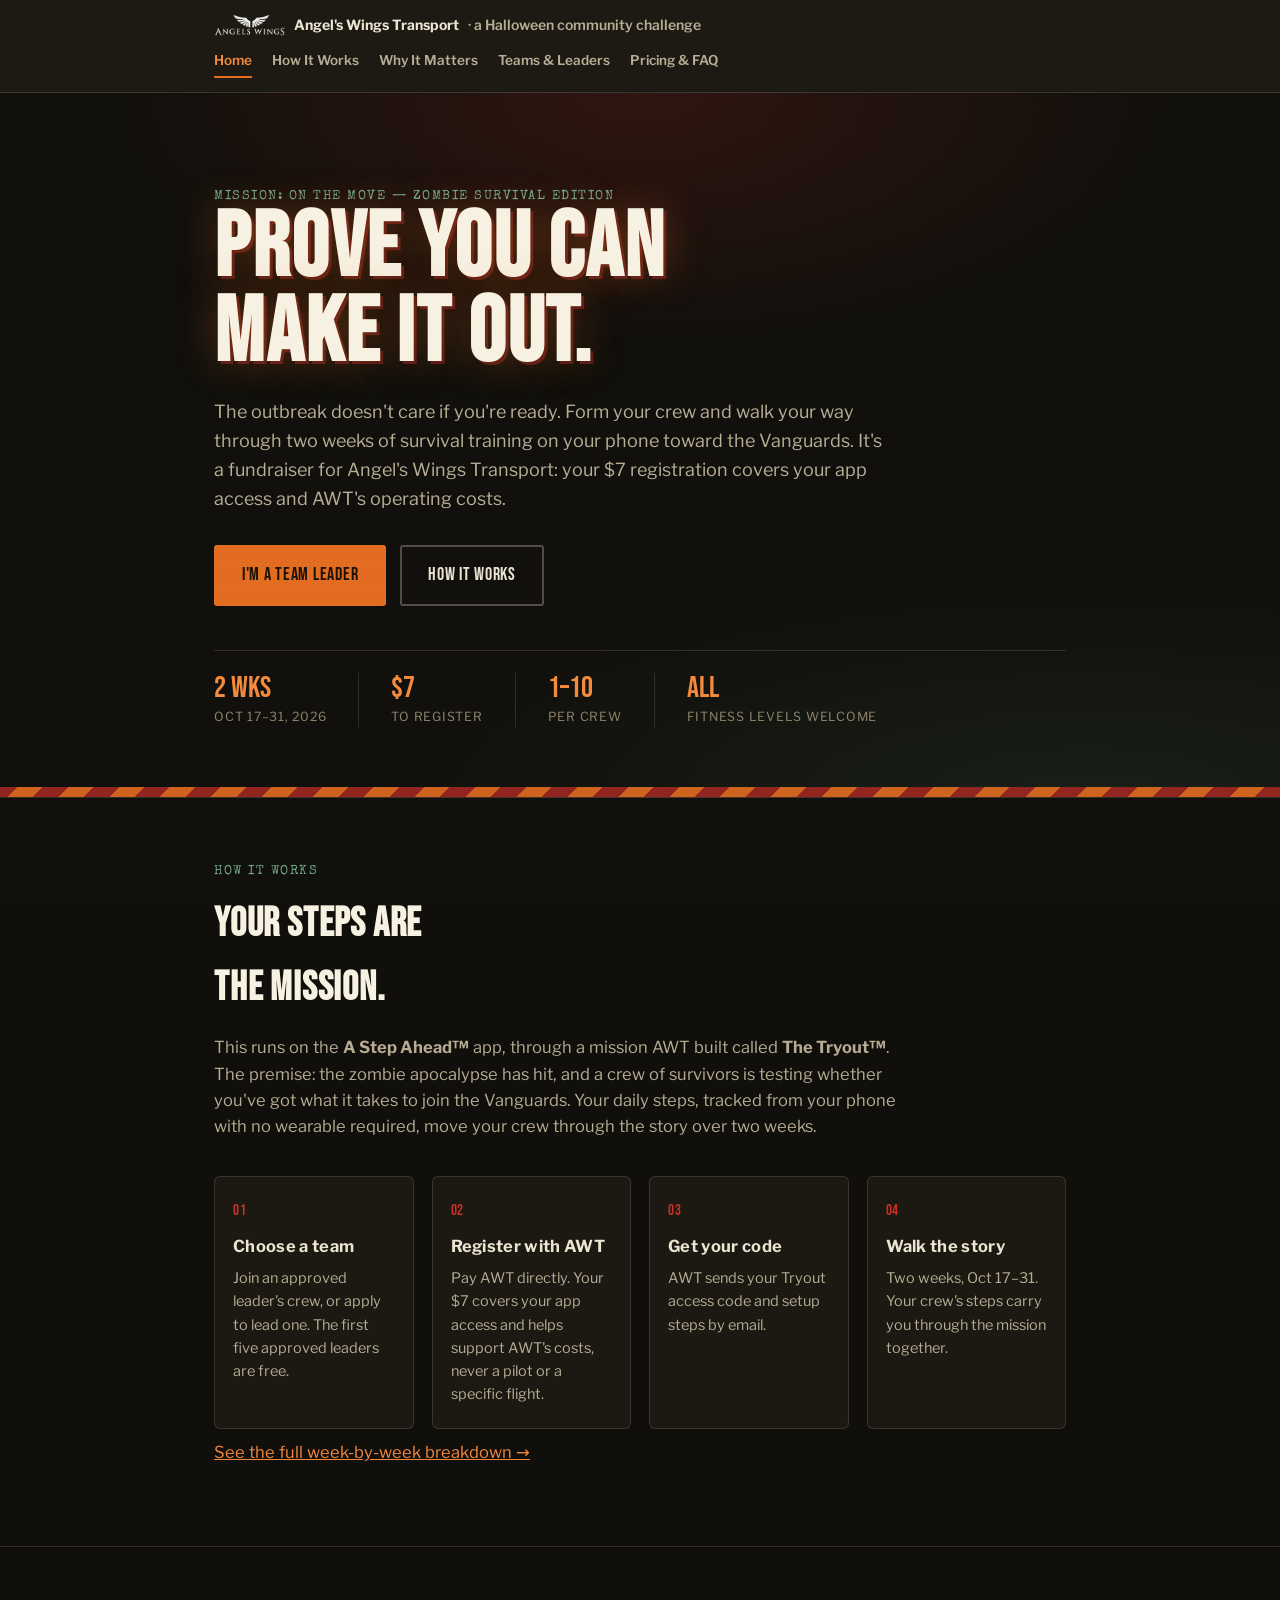
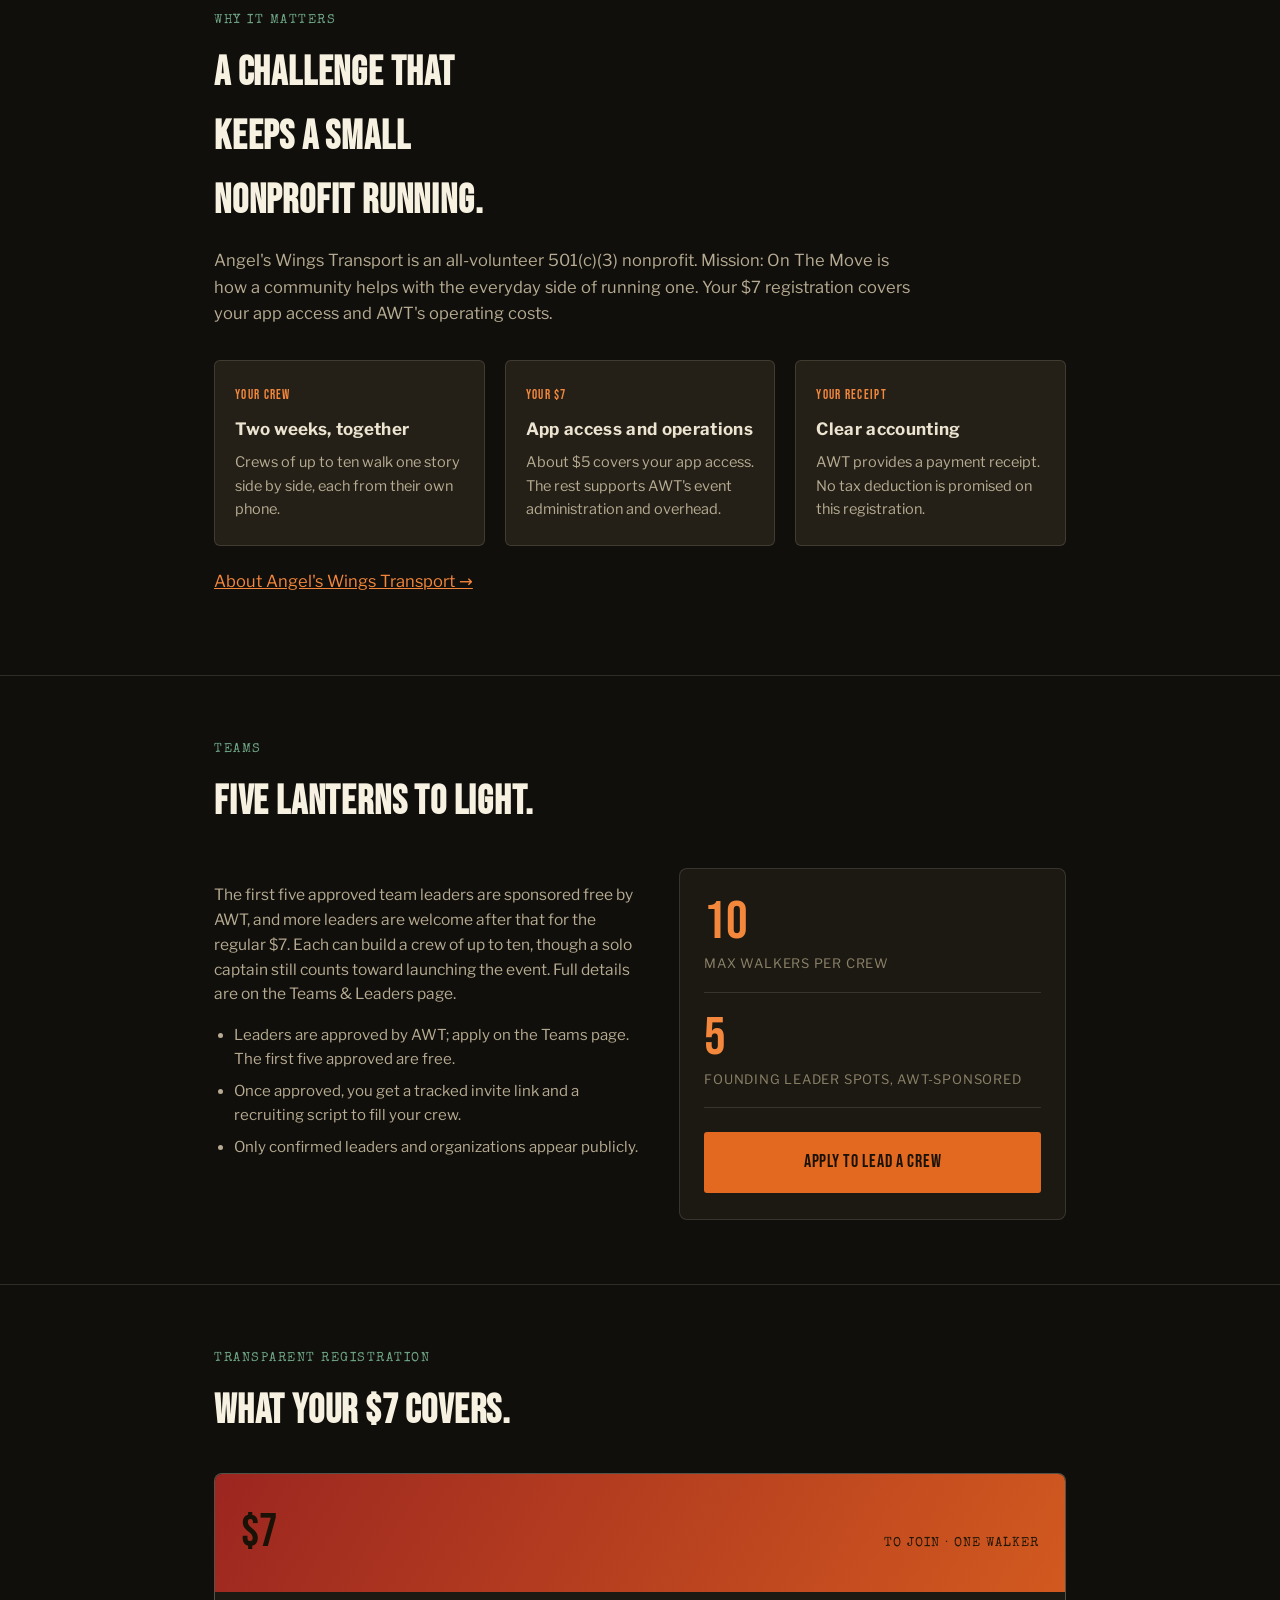
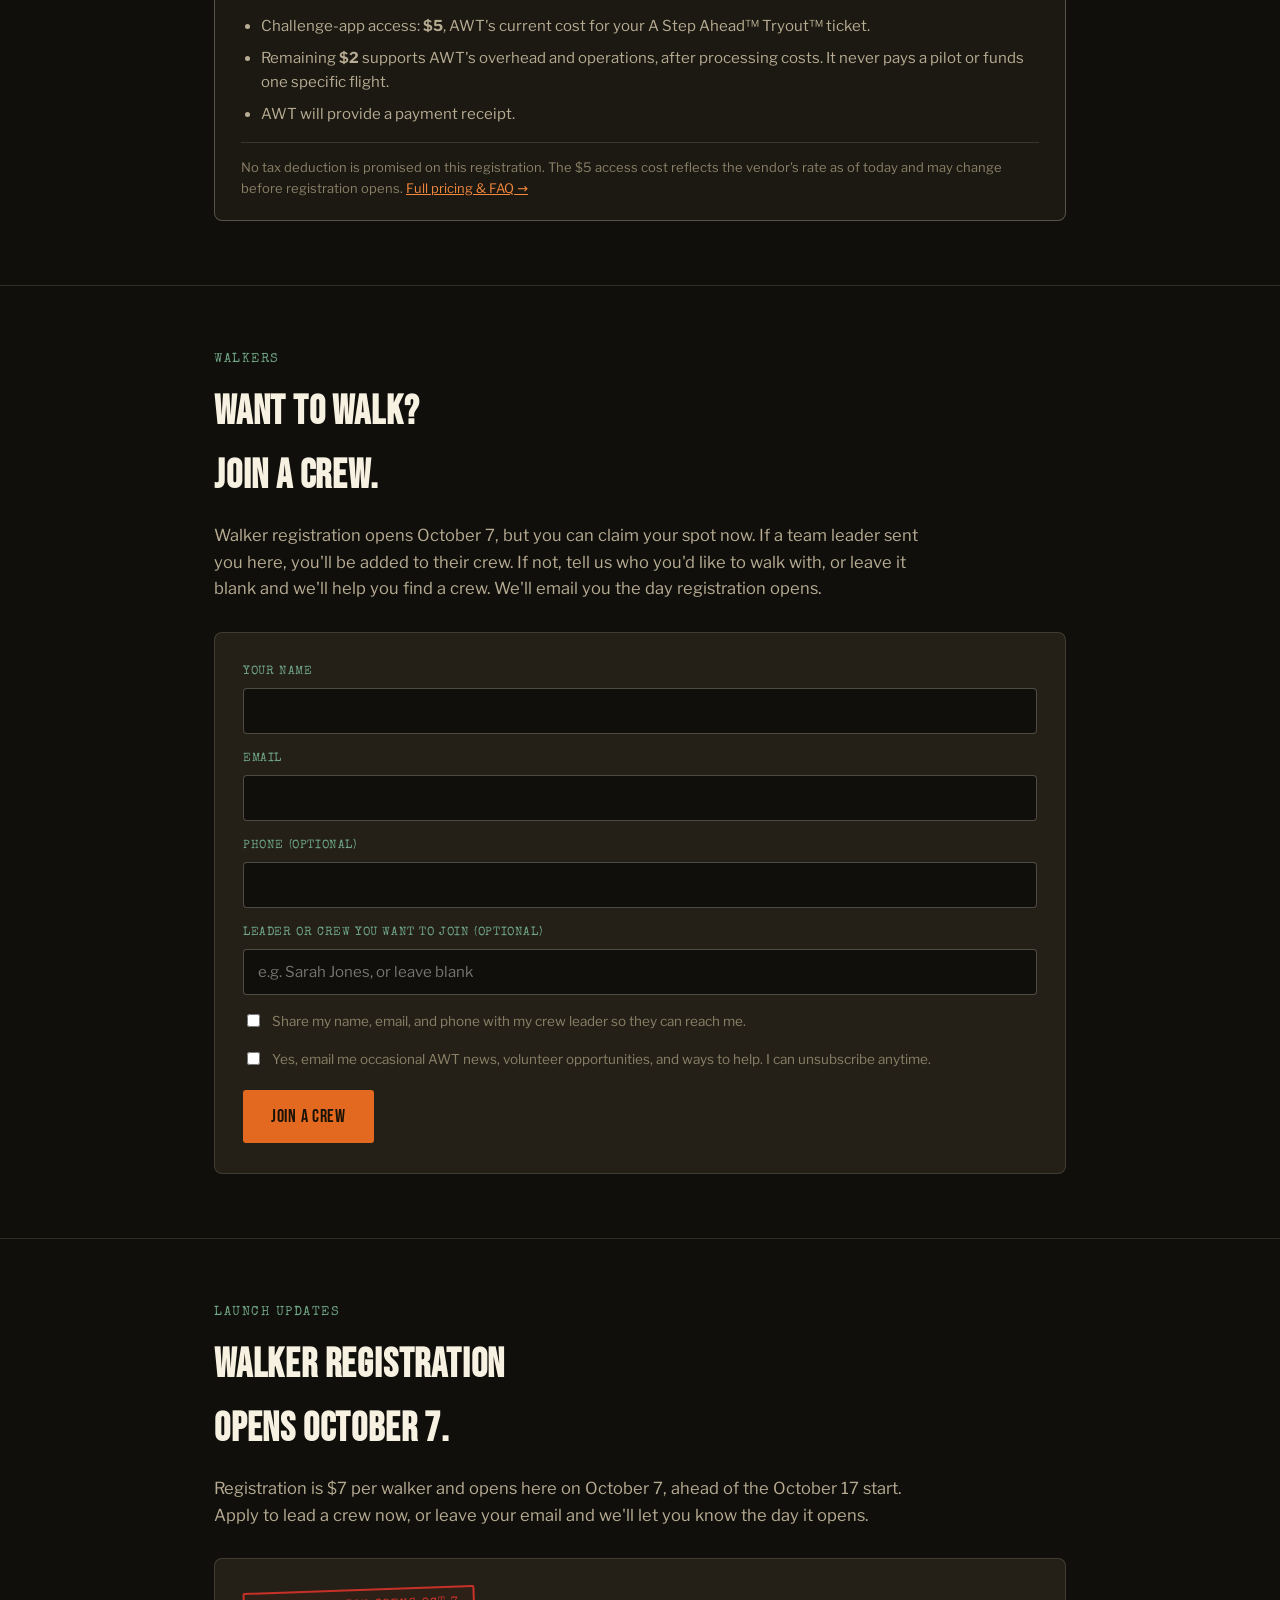
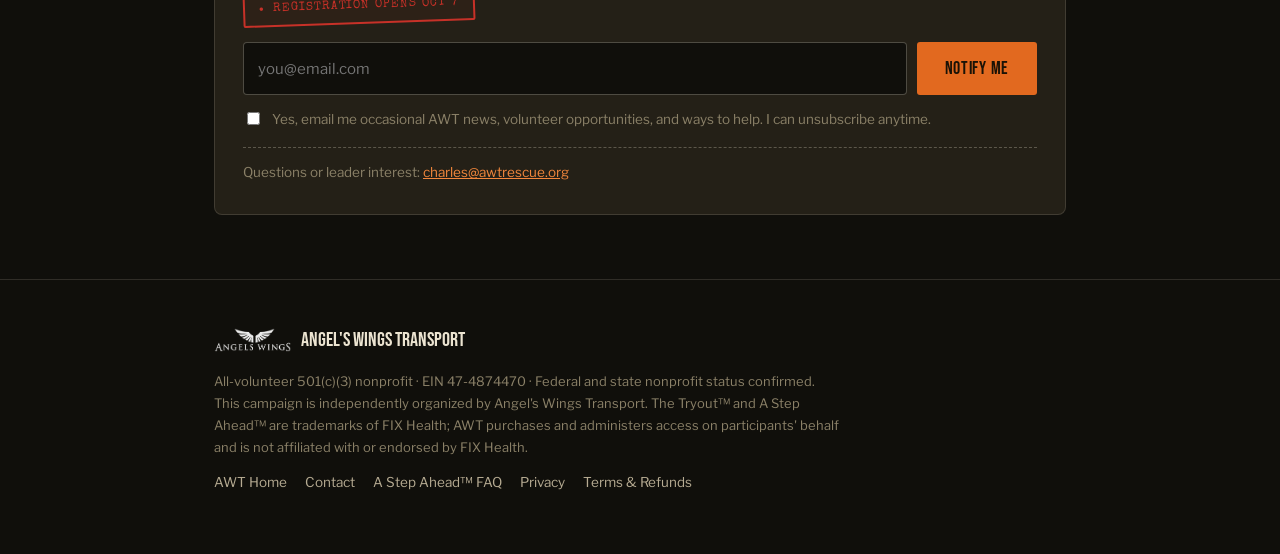
<file: index.html>
<!DOCTYPE html>
<html lang="en">
<head>
<meta charset="UTF-8">
<meta name="viewport" content="width=device-width, initial-scale=1">
<title>Mission: On The Move | Angel's Wings Transport</title>
<meta name="description" content="A two-week zombie-survival walking challenge and fundraiser for Angel's Wings Transport. Form a crew, walk from your phone, and prove you can make it out.">
<link rel="preconnect" href="https://fonts.googleapis.com">
<link rel="preconnect" href="https://fonts.gstatic.com" crossorigin>
<link href="https://fonts.googleapis.com/css2?family=Bebas+Neue&family=Special+Elite&family=Libre+Franklin:ital,wght@0,400;0,500;0,600;0,700;0,800;1,400&display=swap" rel="stylesheet">
<link rel="icon" type="image/png" href="assets/logo.png">
<link rel="stylesheet" href="assets/style.css">
</head>
<body>

<div class="topbar">
  <div class="wrap">
    <a class="org" href="index.html"><img src="assets/logo.png" alt="Angel's Wings Transport" class="org-logo"> <b>Angel's Wings Transport</b> · a Halloween community challenge</a>
    <nav>
      <a href="index.html" aria-current="page">Home</a>
      <a href="how-it-works.html">How It Works</a>
      <a href="mission.html">Why It Matters</a>
      <a href="teams.html">Teams &amp; Leaders</a>
      <a href="pricing-faq.html">Pricing &amp; FAQ</a>
    </nav>
  </div>
</div>

<header class="hero">
  <div class="wrap">
    <span class="eyebrow">Mission: On The Move — Zombie Survival Edition</span>
    <h1>Prove you can<br>make it out.</h1>
    <p class="sub">The outbreak doesn't care if you're ready. Form your crew and walk your way through two weeks of survival training on your phone toward the Vanguards. It's a fundraiser for Angel's Wings Transport: your $7 registration covers your app access and AWT's operating costs.</p>
    <div class="ctas">
      <a class="btn btn-primary" href="teams.html#apply">I'm a team leader</a>
      <a class="btn btn-ghost" href="how-it-works.html">How it works</a>
    </div>
    <div class="facts">
      <div class="fact"><div class="num">2 WKS</div><div class="label">Oct 17&ndash;31, 2026</div></div>
      <div class="fact"><div class="num">$7</div><div class="label">to register</div></div>
      <div class="fact"><div class="num">1&ndash;10</div><div class="label">per crew</div></div>
      <div class="fact"><div class="num">ALL</div><div class="label">fitness levels welcome</div></div>
    </div>
  </div>
</header>

<section id="how">
  <div class="wrap">
    <span class="section-label eyebrow">How it works</span>
    <h2>Your steps are the mission.</h2>
    <p class="lede">This runs on the <strong>A Step Ahead™</strong> app, through a mission AWT built called <strong>The Tryout™</strong>. The premise: the zombie apocalypse has hit, and a crew of survivors is testing whether you've got what it takes to join the Vanguards. Your daily steps, tracked from your phone with no wearable required, move your crew through the story over two weeks.</p>
    <div class="steps">
      <div class="step"><div class="n">01</div><h3>Choose a team</h3><p>Join an approved leader's crew, or apply to lead one. The first five approved leaders are free.</p></div>
      <div class="step"><div class="n">02</div><h3>Register with AWT</h3><p>Pay AWT directly. Your $7 covers your app access and helps support AWT's costs, never a pilot or a specific flight.</p></div>
      <div class="step"><div class="n">03</div><h3>Get your code</h3><p>AWT sends your Tryout access code and setup steps by email.</p></div>
      <div class="step"><div class="n">04</div><h3>Walk the story</h3><p>Two weeks, Oct 17&ndash;31. Your crew's steps carry you through the mission together.</p></div>
    </div>
    <p class="lede" style="margin-top:10px"><a href="how-it-works.html">See the full week-by-week breakdown →</a></p>
  </div>
</section>

<section id="mission">
  <div class="wrap">
    <span class="section-label eyebrow">Why it matters</span>
    <h2>A challenge that keeps a small nonprofit running.</h2>
    <p class="lede">Angel's Wings Transport is an all-volunteer 501(c)(3) nonprofit. Mission: On The Move is how a community helps with the everyday side of running one. Your $7 registration covers your app access and AWT's operating costs.</p>
    <div class="mission-grid">
      <div class="mission-card"><div class="glyph">Your crew</div><h3>Two weeks, together</h3><p>Crews of up to ten walk one story side by side, each from their own phone.</p></div>
      <div class="mission-card"><div class="glyph">Your $7</div><h3>App access and operations</h3><p>About $5 covers your app access. The rest supports AWT's event administration and overhead.</p></div>
      <div class="mission-card"><div class="glyph">Your receipt</div><h3>Clear accounting</h3><p>AWT provides a payment receipt. No tax deduction is promised on this registration.</p></div>
    </div>
    <p class="lede" style="margin-top:22px"><a href="mission.html">About Angel's Wings Transport →</a></p>
  </div>
</section>

<section id="teams">
  <div class="wrap">
    <span class="section-label eyebrow">Teams</span>
    <h2>Five lanterns to light.</h2>
    <div class="teams-wrap">
      <div class="teams-copy">
        <p>The first five approved team leaders are sponsored free by AWT, and more leaders are welcome after that for the regular $7. Each can build a crew of up to ten, though a solo captain still counts toward launching the event. Full details are on the Teams &amp; Leaders page.</p>
        <ul>
          <li>Leaders are approved by AWT; apply on the Teams page. The first five approved are free.</li>
          <li>Once approved, you get a tracked invite link and a recruiting script to fill your crew.</li>
          <li>Only confirmed leaders and organizations appear publicly.</li>
        </ul>
      </div>
      <div class="crew-card">
        <div class="big">10</div>
        <div class="cap">max walkers per crew</div>
        <hr>
        <div class="big">5</div>
        <div class="cap">founding leader spots, AWT-sponsored</div>
        <hr>
        <a class="btn btn-primary" href="teams.html#apply" style="margin-top:6px;width:100%;justify-content:center">Apply to lead a crew</a>
      </div>
    </div>
  </div>
</section>

<section id="price">
  <div class="wrap">
    <span class="section-label eyebrow">Transparent registration</span>
    <h2>What your $7 covers.</h2>
    <div class="price-card">
      <div class="price-head">
        <span class="amount">$7</span>
        <span class="label">to join · one walker</span>
      </div>
      <div class="price-body">
        <ul>
          <li>Challenge-app access: <strong>$5</strong>, AWT's current cost for your A Step Ahead™ Tryout™ ticket.</li>
          <li>Remaining <strong>$2</strong> supports AWT's overhead and operations, after processing costs. It never pays a pilot or funds one specific flight.</li>
          <li>AWT will provide a payment receipt.</li>
        </ul>
        <div class="price-fine">No tax deduction is promised on this registration. The $5 access cost reflects the vendor's rate as of today and may change before registration opens. <a href="pricing-faq.html">Full pricing &amp; FAQ →</a></div>
      </div>
    </div>
  </div>
</section>

<section id="join-crew">
  <div class="wrap">
    <span class="section-label eyebrow">Walkers</span>
    <h2>Want to walk? Join a crew.</h2>
    <p class="lede">Walker registration opens October 7, but you can claim your spot now. If a team leader sent you here, you'll be added to their crew. If not, tell us who you'd like to walk with, or leave it blank and we'll help you find a crew. We'll email you the day registration opens.</p>
    <form class="form-card" data-lead-form="crew_interest">
      <input type="text" name="hp" style="position:absolute;left:-9999px" tabindex="-1" autocomplete="off" aria-hidden="true">
      <label for="jc-name">Your name</label>
      <input type="text" id="jc-name" name="name" required>
      <label for="jc-email">Email</label>
      <input type="email" id="jc-email" name="email" required>
      <label for="jc-phone">Phone (optional)</label>
      <input type="text" id="jc-phone" name="phone" autocomplete="tel">
      <label for="jc-crew">Leader or crew you want to join (optional)</label>
      <input type="text" id="jc-crew" name="crew_preference" placeholder="e.g. Sarah Jones, or leave blank">
      <div class="note crew-link-note" style="display:none">You're joining through a team leader's link, so you'll be added to their crew.</div>
      <label class="consent"><input type="checkbox" name="share_with_leader"> Share my name, email, and phone with my crew leader so they can reach me.</label>
      <label class="consent"><input type="checkbox" name="newsletter_consent"> Yes, email me occasional AWT news, volunteer opportunities, and ways to help. I can unsubscribe anytime.</label>
      <div class="actions">
        <button class="btn btn-primary" type="submit" data-label="Join a crew">Join a crew</button>
      </div>
      <div class="form-status" role="status"></div>
    </form>
  </div>
</section>

<section id="signup-section">
  <div class="wrap">
    <span class="section-label eyebrow">Launch updates</span>
    <h2>Walker registration opens October 7.</h2>
    <p class="lede">Registration is $7 per walker and opens here on October 7, ahead of the October 17 start. Apply to lead a crew now, or leave your email and we'll let you know the day it opens.</p>
    <div class="signup">
      <span class="stamp">Registration opens Oct 7</span>
      <form data-lead-form="home_updates">
        <input type="text" name="hp" style="position:absolute;left:-9999px" tabindex="-1" autocomplete="off" aria-hidden="true">
        <input type="email" name="email" required placeholder="you@email.com" aria-label="Email address">
        <button class="btn btn-primary" type="submit" data-label="Notify me">Notify me</button>
      </form>
      <label class="consent"><input type="checkbox" name="newsletter_consent"> Yes, email me occasional AWT news, volunteer opportunities, and ways to help. I can unsubscribe anytime.</label>
      <div class="form-status" role="status"></div>
      <div class="note">Questions or leader interest: <a href="mailto:charles@awtrescue.org">charles@awtrescue.org</a></div>
    </div>
  </div>
</section>

<footer>
  <div class="wrap">
    <div class="org-line"><img src="assets/logo.png" alt="Angel's Wings Transport" class="footer-logo"> Angel's Wings Transport</div>
    <div class="legal">
      All-volunteer 501(c)(3) nonprofit · EIN 47-4874470 · Federal and state nonprofit status confirmed.<br>
      This campaign is independently organized by Angel's Wings Transport. The Tryout™ and A Step Ahead™ are trademarks of FIX Health; AWT purchases and administers access on participants' behalf and is not affiliated with or endorsed by FIX Health.
    </div>
    <div class="links">
      <a href="https://www.awtrescue.org/">AWT Home</a>
      <a href="https://www.awtrescue.org/contact/">Contact</a>
      <a href="https://outbreakchallenge.com/frequently-asked-questions/">A Step Ahead™ FAQ</a>
      <a href="privacy.html">Privacy</a>
      <a href="terms.html">Terms &amp; Refunds</a>
    </div>
  </div>
</footer>

<script src="assets/site.js"></script>
</body>
</html>
</file>
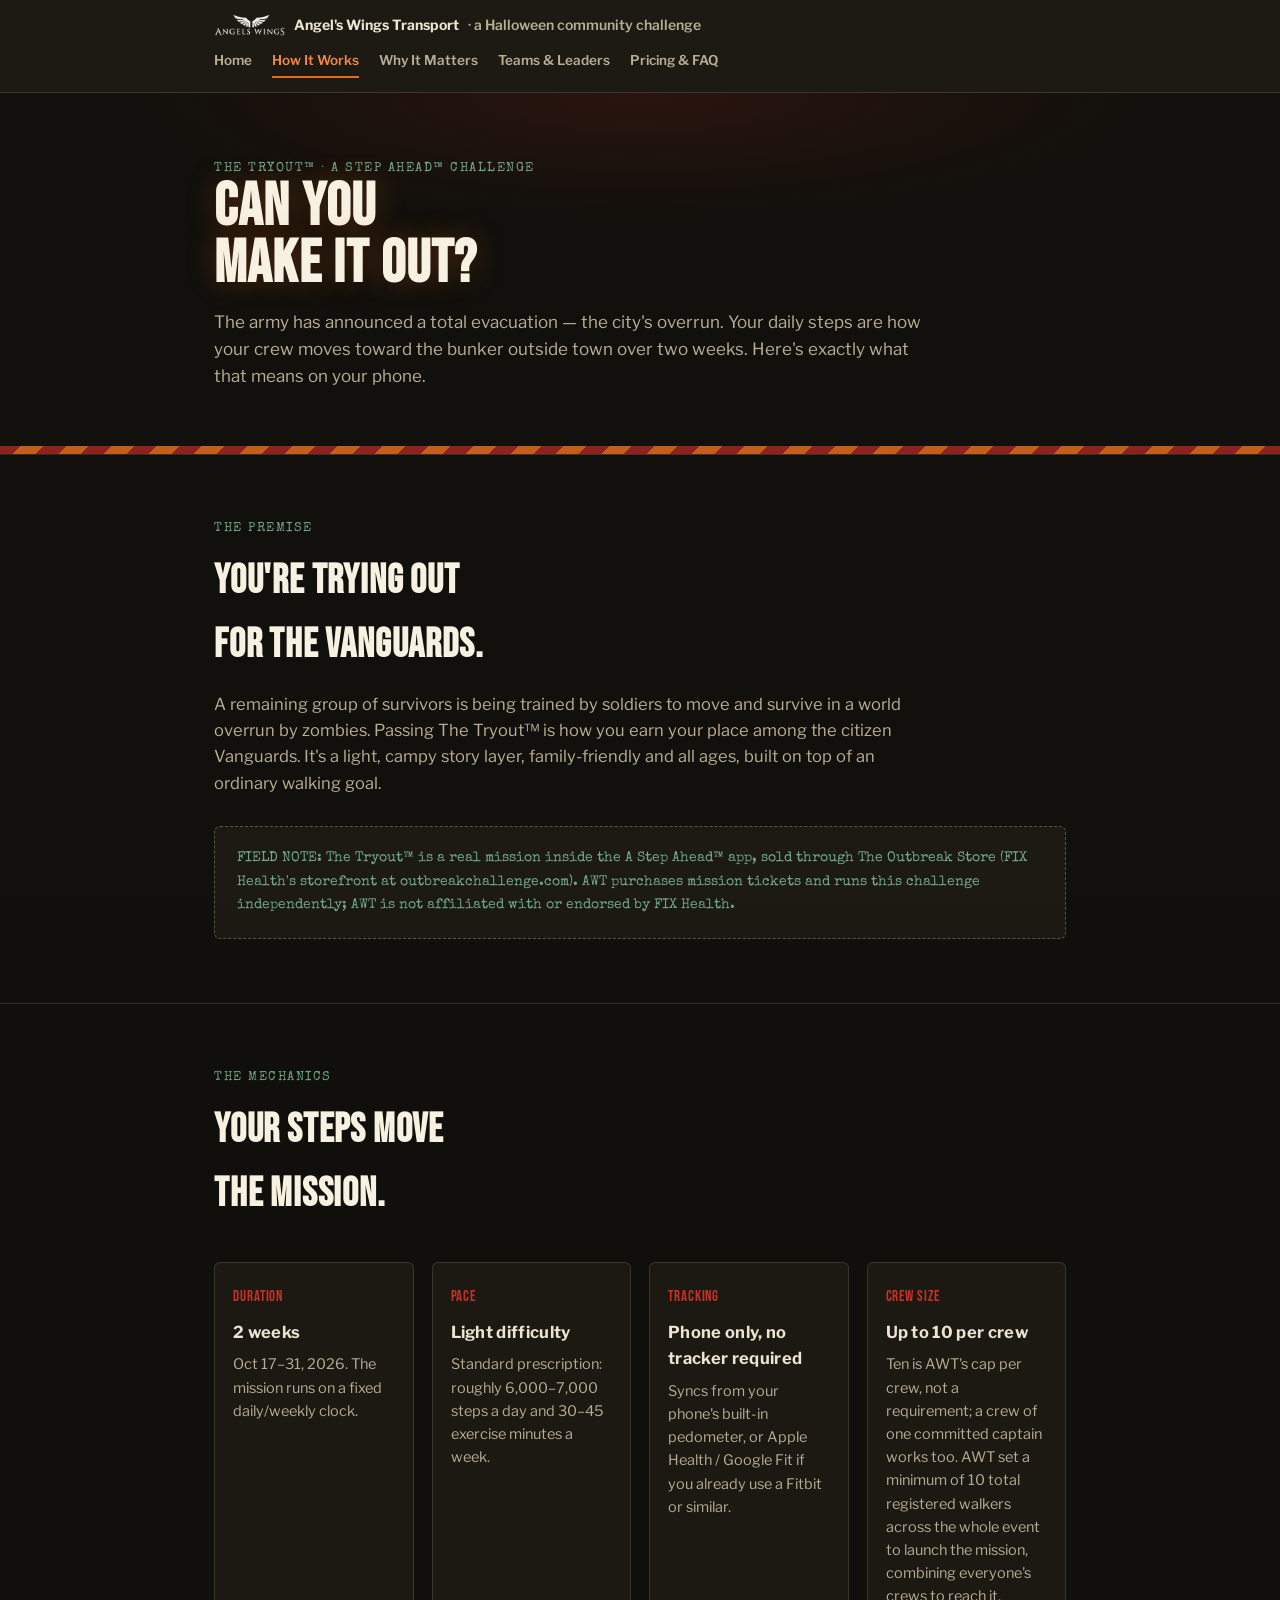
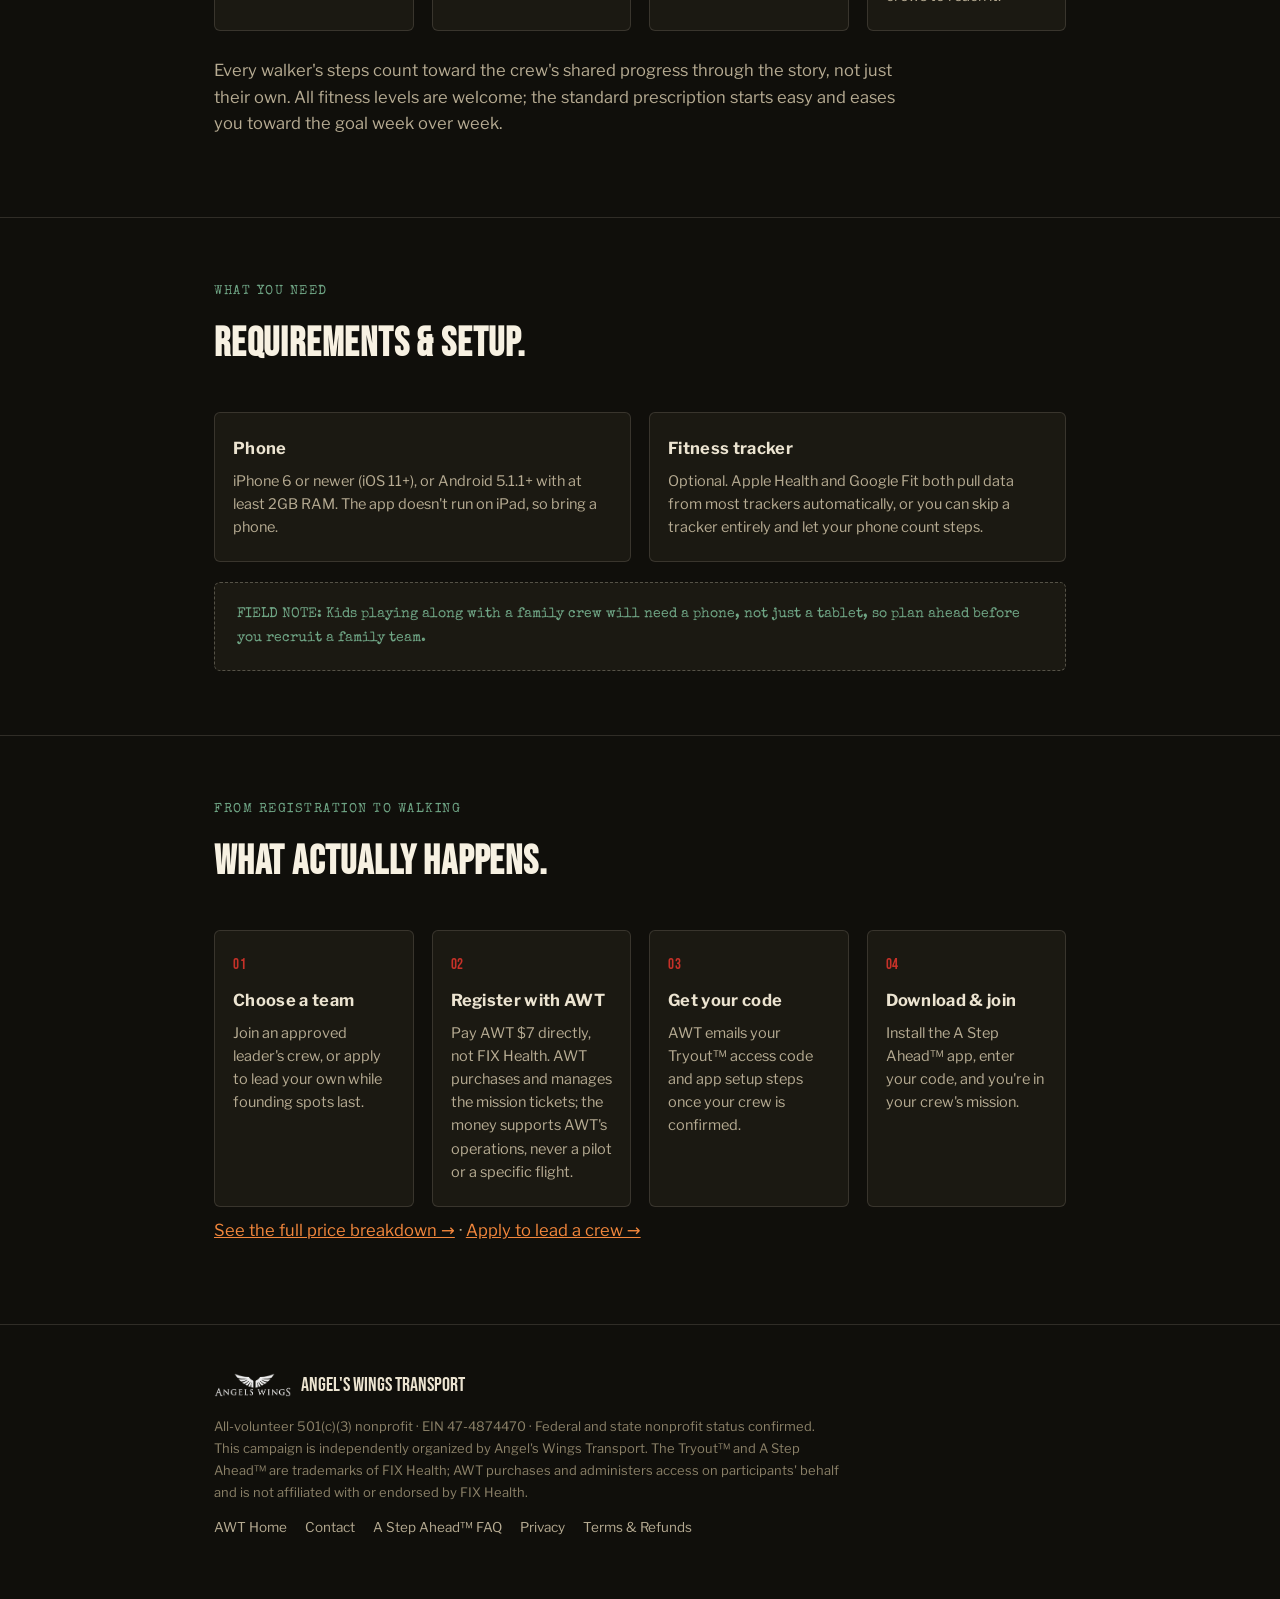
<file: how-it-works.html>
<!DOCTYPE html>
<html lang="en">
<head>
<meta charset="UTF-8">
<meta name="viewport" content="width=device-width, initial-scale=1">
<title>How It Works | Mission: On The Move</title>
<meta name="description" content="What The Tryout™ actually is, how your steps move the story, and what you need on your phone to play.">
<link rel="preconnect" href="https://fonts.googleapis.com">
<link rel="preconnect" href="https://fonts.gstatic.com" crossorigin>
<link href="https://fonts.googleapis.com/css2?family=Bebas+Neue&family=Special+Elite&family=Libre+Franklin:ital,wght@0,400;0,500;0,600;0,700;0,800;1,400&display=swap" rel="stylesheet">
<link rel="icon" type="image/png" href="assets/logo.png">
<link rel="stylesheet" href="assets/style.css">
</head>
<body>

<div class="topbar">
  <div class="wrap">
    <a class="org" href="index.html"><img src="assets/logo.png" alt="Angel's Wings Transport" class="org-logo"> <b>Angel's Wings Transport</b> · a Halloween community challenge</a>
    <nav>
      <a href="index.html">Home</a>
      <a href="how-it-works.html" aria-current="page">How It Works</a>
      <a href="mission.html">Why It Matters</a>
      <a href="teams.html">Teams &amp; Leaders</a>
      <a href="pricing-faq.html">Pricing &amp; FAQ</a>
    </nav>
  </div>
</div>

<header class="pagehead">
  <div class="wrap">
    <span class="eyebrow">The Tryout™ · A Step Ahead™ Challenge</span>
    <h1>Can you make it out?</h1>
    <p class="sub">The army has announced a total evacuation — the city's overrun. Your daily steps are how your crew moves toward the bunker outside town over two weeks. Here's exactly what that means on your phone.</p>
  </div>
</header>

<section>
  <div class="wrap">
    <span class="section-label eyebrow">The premise</span>
    <h2>You're trying out for the Vanguards.</h2>
    <p class="lede">A remaining group of survivors is being trained by soldiers to move and survive in a world overrun by zombies. Passing The Tryout™ is how you earn your place among the citizen Vanguards. It's a light, campy story layer, family-friendly and all ages, built on top of an ordinary walking goal.</p>
    <div class="mission-note">FIELD NOTE: The Tryout™ is a real mission inside the A Step Ahead™ app, sold through The Outbreak Store (FIX Health's storefront at outbreakchallenge.com). AWT purchases mission tickets and runs this challenge independently; AWT is not affiliated with or endorsed by FIX Health.</div>
  </div>
</section>

<section>
  <div class="wrap">
    <span class="section-label eyebrow">The mechanics</span>
    <h2>Your steps move the mission.</h2>
    <div class="steps">
      <div class="step"><div class="n">DURATION</div><h3>2 weeks</h3><p>Oct 17&ndash;31, 2026. The mission runs on a fixed daily/weekly clock.</p></div>
      <div class="step"><div class="n">PACE</div><h3>Light difficulty</h3><p>Standard prescription: roughly 6,000&ndash;7,000 steps a day and 30&ndash;45 exercise minutes a week.</p></div>
      <div class="step"><div class="n">TRACKING</div><h3>Phone only, no tracker required</h3><p>Syncs from your phone's built-in pedometer, or Apple Health / Google Fit if you already use a Fitbit or similar.</p></div>
      <div class="step"><div class="n">CREW SIZE</div><h3>Up to 10 per crew</h3><p>Ten is AWT's cap per crew, not a requirement; a crew of one committed captain works too. AWT set a minimum of 10 total registered walkers across the whole event to launch the mission, combining everyone's crews to reach it.</p></div>
    </div>
    <p class="lede" style="margin-top:26px">Every walker's steps count toward the crew's shared progress through the story, not just their own. All fitness levels are welcome; the standard prescription starts easy and eases you toward the goal week over week.</p>
  </div>
</section>

<section>
  <div class="wrap">
    <span class="section-label eyebrow">What you need</span>
    <h2>Requirements &amp; setup.</h2>
    <div class="steps" style="grid-template-columns:repeat(2,1fr)">
      <div class="step"><h3 style="margin-top:0">Phone</h3><p>iPhone 6 or newer (iOS 11+), or Android 5.1.1+ with at least 2GB RAM. The app doesn't run on iPad, so bring a phone.</p></div>
      <div class="step"><h3 style="margin-top:0">Fitness tracker</h3><p>Optional. Apple Health and Google Fit both pull data from most trackers automatically, or you can skip a tracker entirely and let your phone count steps.</p></div>
    </div>
    <div class="mission-note" style="margin-top:20px">FIELD NOTE: Kids playing along with a family crew will need a phone, not just a tablet, so plan ahead before you recruit a family team.</div>
  </div>
</section>

<section>
  <div class="wrap">
    <span class="section-label eyebrow">From registration to walking</span>
    <h2>What actually happens.</h2>
    <div class="steps">
      <div class="step"><div class="n">01</div><h3>Choose a team</h3><p>Join an approved leader's crew, or apply to lead your own while founding spots last.</p></div>
      <div class="step"><div class="n">02</div><h3>Register with AWT</h3><p>Pay AWT $7 directly, not FIX Health. AWT purchases and manages the mission tickets; the money supports AWT's operations, never a pilot or a specific flight.</p></div>
      <div class="step"><div class="n">03</div><h3>Get your code</h3><p>AWT emails your Tryout™ access code and app setup steps once your crew is confirmed.</p></div>
      <div class="step"><div class="n">04</div><h3>Download &amp; join</h3><p>Install the A Step Ahead™ app, enter your code, and you're in your crew's mission.</p></div>
    </div>
    <p class="lede" style="margin-top:10px"><a href="pricing-faq.html">See the full price breakdown →</a> · <a href="teams.html#apply">Apply to lead a crew →</a></p>
  </div>
</section>

<footer>
  <div class="wrap">
    <div class="org-line"><img src="assets/logo.png" alt="Angel's Wings Transport" class="footer-logo"> Angel's Wings Transport</div>
    <div class="legal">
      All-volunteer 501(c)(3) nonprofit · EIN 47-4874470 · Federal and state nonprofit status confirmed.<br>
      This campaign is independently organized by Angel's Wings Transport. The Tryout™ and A Step Ahead™ are trademarks of FIX Health; AWT purchases and administers access on participants' behalf and is not affiliated with or endorsed by FIX Health.
    </div>
    <div class="links">
      <a href="https://www.awtrescue.org/">AWT Home</a>
      <a href="https://www.awtrescue.org/contact/">Contact</a>
      <a href="https://outbreakchallenge.com/frequently-asked-questions/">A Step Ahead™ FAQ</a>
      <a href="privacy.html">Privacy</a>
      <a href="terms.html">Terms &amp; Refunds</a>
    </div>
  </div>
</footer>

<script src="assets/site.js"></script>
</body>
</html>
</file>
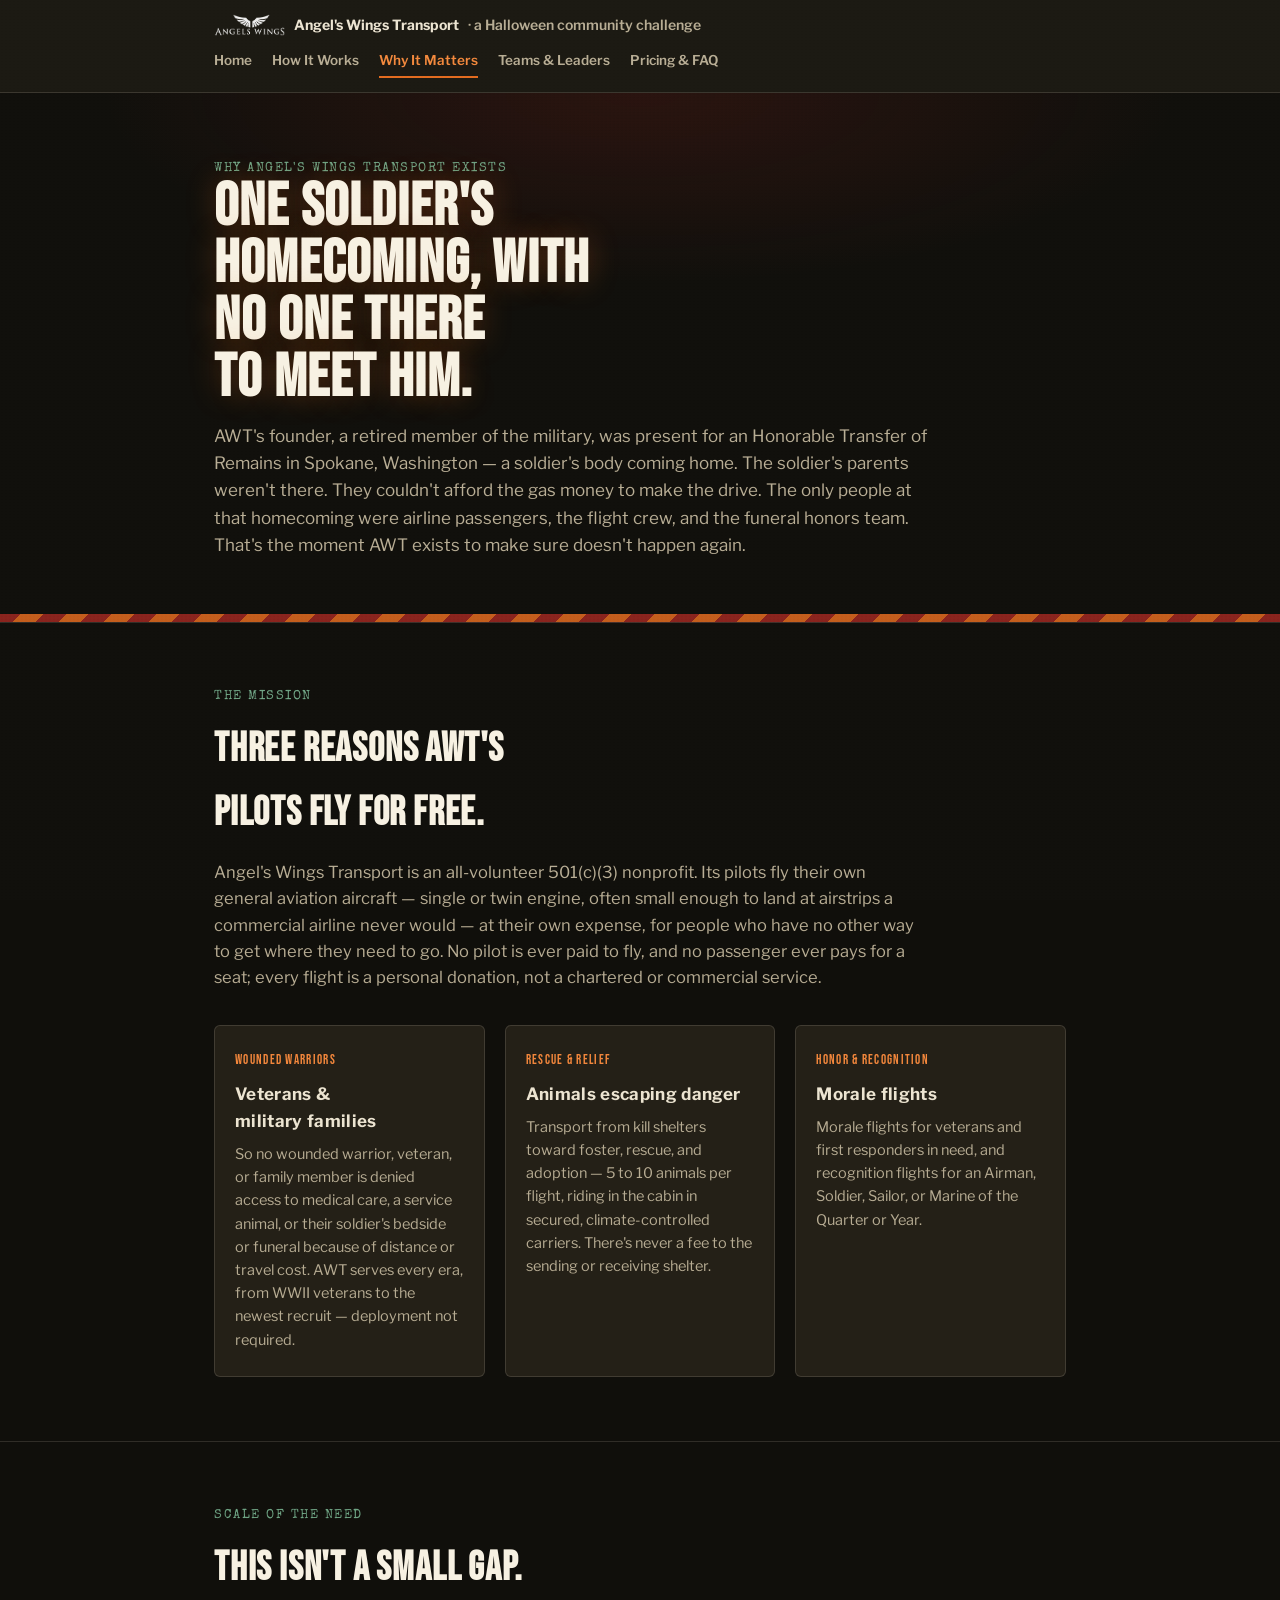
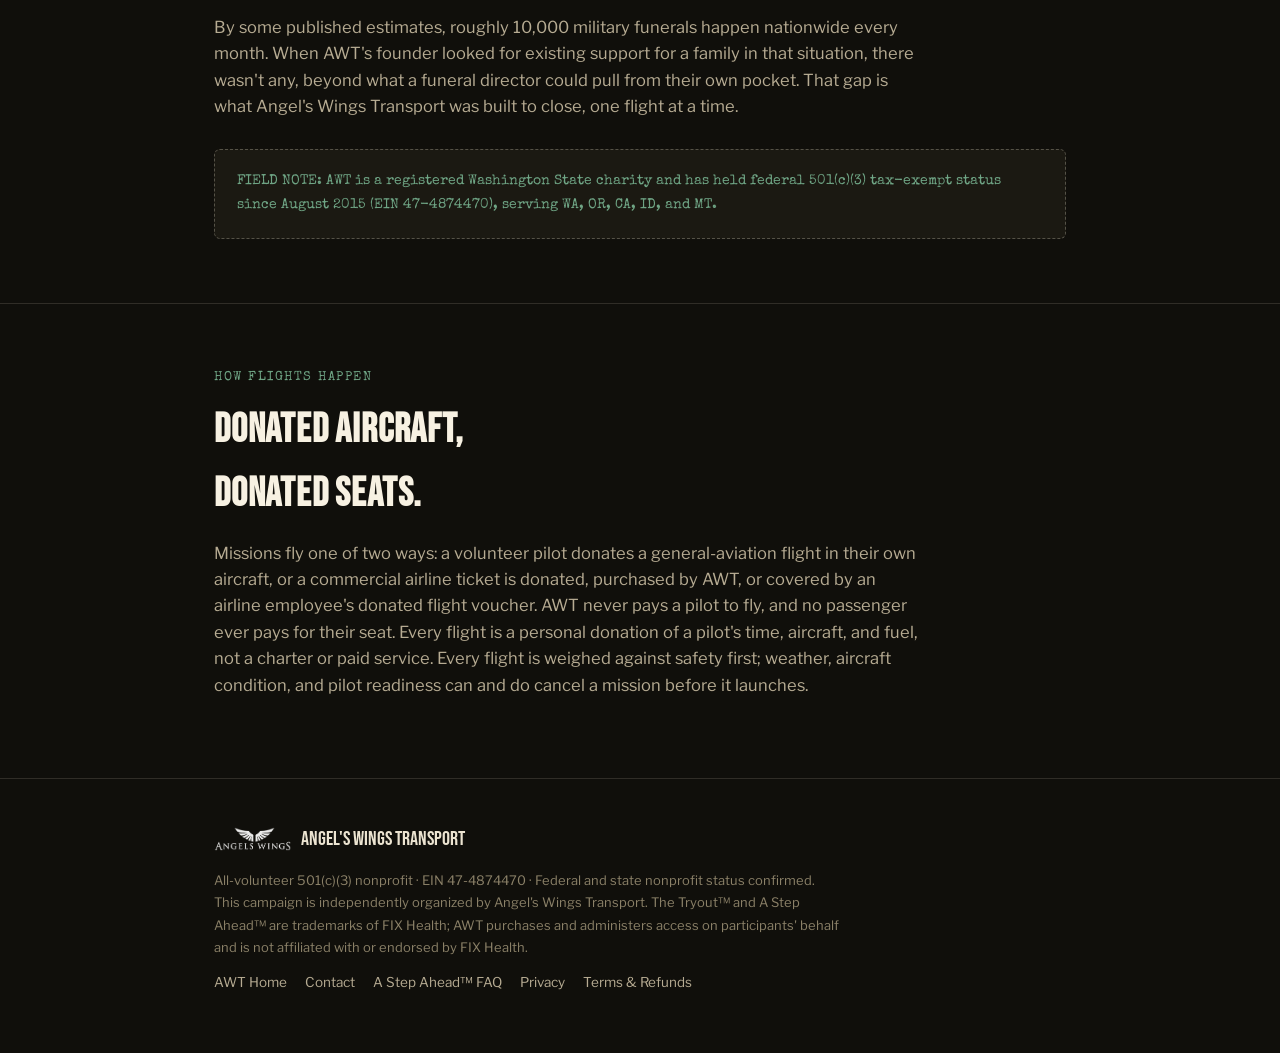
<file: mission.html>
<!DOCTYPE html>
<html lang="en">
<head>
<meta charset="UTF-8">
<meta name="viewport" content="width=device-width, initial-scale=1">
<title>Why It Matters | Mission: On The Move</title>
<meta name="description" content="Why Angel's Wings Transport exists, who its volunteer pilots fly for, and how a $7 walking-challenge registration supports that mission.">
<link rel="preconnect" href="https://fonts.googleapis.com">
<link rel="preconnect" href="https://fonts.gstatic.com" crossorigin>
<link href="https://fonts.googleapis.com/css2?family=Bebas+Neue&family=Special+Elite&family=Libre+Franklin:ital,wght@0,400;0,500;0,600;0,700;0,800;1,400&display=swap" rel="stylesheet">
<link rel="icon" type="image/png" href="assets/logo.png">
<link rel="stylesheet" href="assets/style.css">
</head>
<body>

<div class="topbar">
  <div class="wrap">
    <a class="org" href="index.html"><img src="assets/logo.png" alt="Angel's Wings Transport" class="org-logo"> <b>Angel's Wings Transport</b> · a Halloween community challenge</a>
    <nav>
      <a href="index.html">Home</a>
      <a href="how-it-works.html">How It Works</a>
      <a href="mission.html" aria-current="page">Why It Matters</a>
      <a href="teams.html">Teams &amp; Leaders</a>
      <a href="pricing-faq.html">Pricing &amp; FAQ</a>
    </nav>
  </div>
</div>

<header class="pagehead">
  <div class="wrap">
    <span class="eyebrow">Why Angel's Wings Transport exists</span>
    <h1>One soldier's homecoming, with no one there to meet him.</h1>
    <p class="sub">AWT's founder, a retired member of the military, was present for an Honorable Transfer of Remains in Spokane, Washington — a soldier's body coming home. The soldier's parents weren't there. They couldn't afford the gas money to make the drive. The only people at that homecoming were airline passengers, the flight crew, and the funeral honors team. That's the moment AWT exists to make sure doesn't happen again.</p>
  </div>
</header>

<section>
  <div class="wrap">
    <span class="section-label eyebrow">The mission</span>
    <h2>Three reasons AWT's pilots fly for free.</h2>
    <p class="lede">Angel's Wings Transport is an all-volunteer 501(c)(3) nonprofit. Its pilots fly their own general aviation aircraft — single or twin engine, often small enough to land at airstrips a commercial airline never would — at their own expense, for people who have no other way to get where they need to go. No pilot is ever paid to fly, and no passenger ever pays for a seat; every flight is a personal donation, not a chartered or commercial service.</p>
    <div class="mission-grid">
      <div class="mission-card"><div class="glyph">Wounded warriors</div><h3>Veterans &amp; military families</h3><p>So no wounded warrior, veteran, or family member is denied access to medical care, a service animal, or their soldier's bedside or funeral because of distance or travel cost. AWT serves every era, from WWII veterans to the newest recruit — deployment not required.</p></div>
      <div class="mission-card"><div class="glyph">Rescue &amp; relief</div><h3>Animals escaping danger</h3><p>Transport from kill shelters toward foster, rescue, and adoption — 5 to 10 animals per flight, riding in the cabin in secured, climate-controlled carriers. There's never a fee to the sending or receiving shelter.</p></div>
      <div class="mission-card"><div class="glyph">Honor &amp; recognition</div><h3>Morale flights</h3><p>Morale flights for veterans and first responders in need, and recognition flights for an Airman, Soldier, Sailor, or Marine of the Quarter or Year.</p></div>
    </div>
  </div>
</section>

<section>
  <div class="wrap">
    <span class="section-label eyebrow">Scale of the need</span>
    <h2>This isn't a small gap.</h2>
    <p class="lede">By some published estimates, roughly 10,000 military funerals happen nationwide every month. When AWT's founder looked for existing support for a family in that situation, there wasn't any, beyond what a funeral director could pull from their own pocket. That gap is what Angel's Wings Transport was built to close, one flight at a time.</p>
    <div class="mission-note">FIELD NOTE: AWT is a registered Washington State charity and has held federal 501(c)(3) tax-exempt status since August 2015 (EIN 47-4874470), serving WA, OR, CA, ID, and MT.</div>
  </div>
</section>

<section>
  <div class="wrap">
    <span class="section-label eyebrow">How flights happen</span>
    <h2>Donated aircraft, donated seats.</h2>
    <p class="lede">Missions fly one of two ways: a volunteer pilot donates a general-aviation flight in their own aircraft, or a commercial airline ticket is donated, purchased by AWT, or covered by an airline employee's donated flight voucher. AWT never pays a pilot to fly, and no passenger ever pays for their seat. Every flight is a personal donation of a pilot's time, aircraft, and fuel, not a charter or paid service. Every flight is weighed against safety first; weather, aircraft condition, and pilot readiness can and do cancel a mission before it launches.</p>
  </div>
</section>


<footer>
  <div class="wrap">
    <div class="org-line"><img src="assets/logo.png" alt="Angel's Wings Transport" class="footer-logo"> Angel's Wings Transport</div>
    <div class="legal">
      All-volunteer 501(c)(3) nonprofit · EIN 47-4874470 · Federal and state nonprofit status confirmed.<br>
      This campaign is independently organized by Angel's Wings Transport. The Tryout™ and A Step Ahead™ are trademarks of FIX Health; AWT purchases and administers access on participants' behalf and is not affiliated with or endorsed by FIX Health.
    </div>
    <div class="links">
      <a href="https://www.awtrescue.org/">AWT Home</a>
      <a href="https://www.awtrescue.org/contact/">Contact</a>
      <a href="https://outbreakchallenge.com/frequently-asked-questions/">A Step Ahead™ FAQ</a>
      <a href="privacy.html">Privacy</a>
      <a href="terms.html">Terms &amp; Refunds</a>
    </div>
  </div>
</footer>

<script src="assets/site.js"></script>
</body>
</html>
</file>
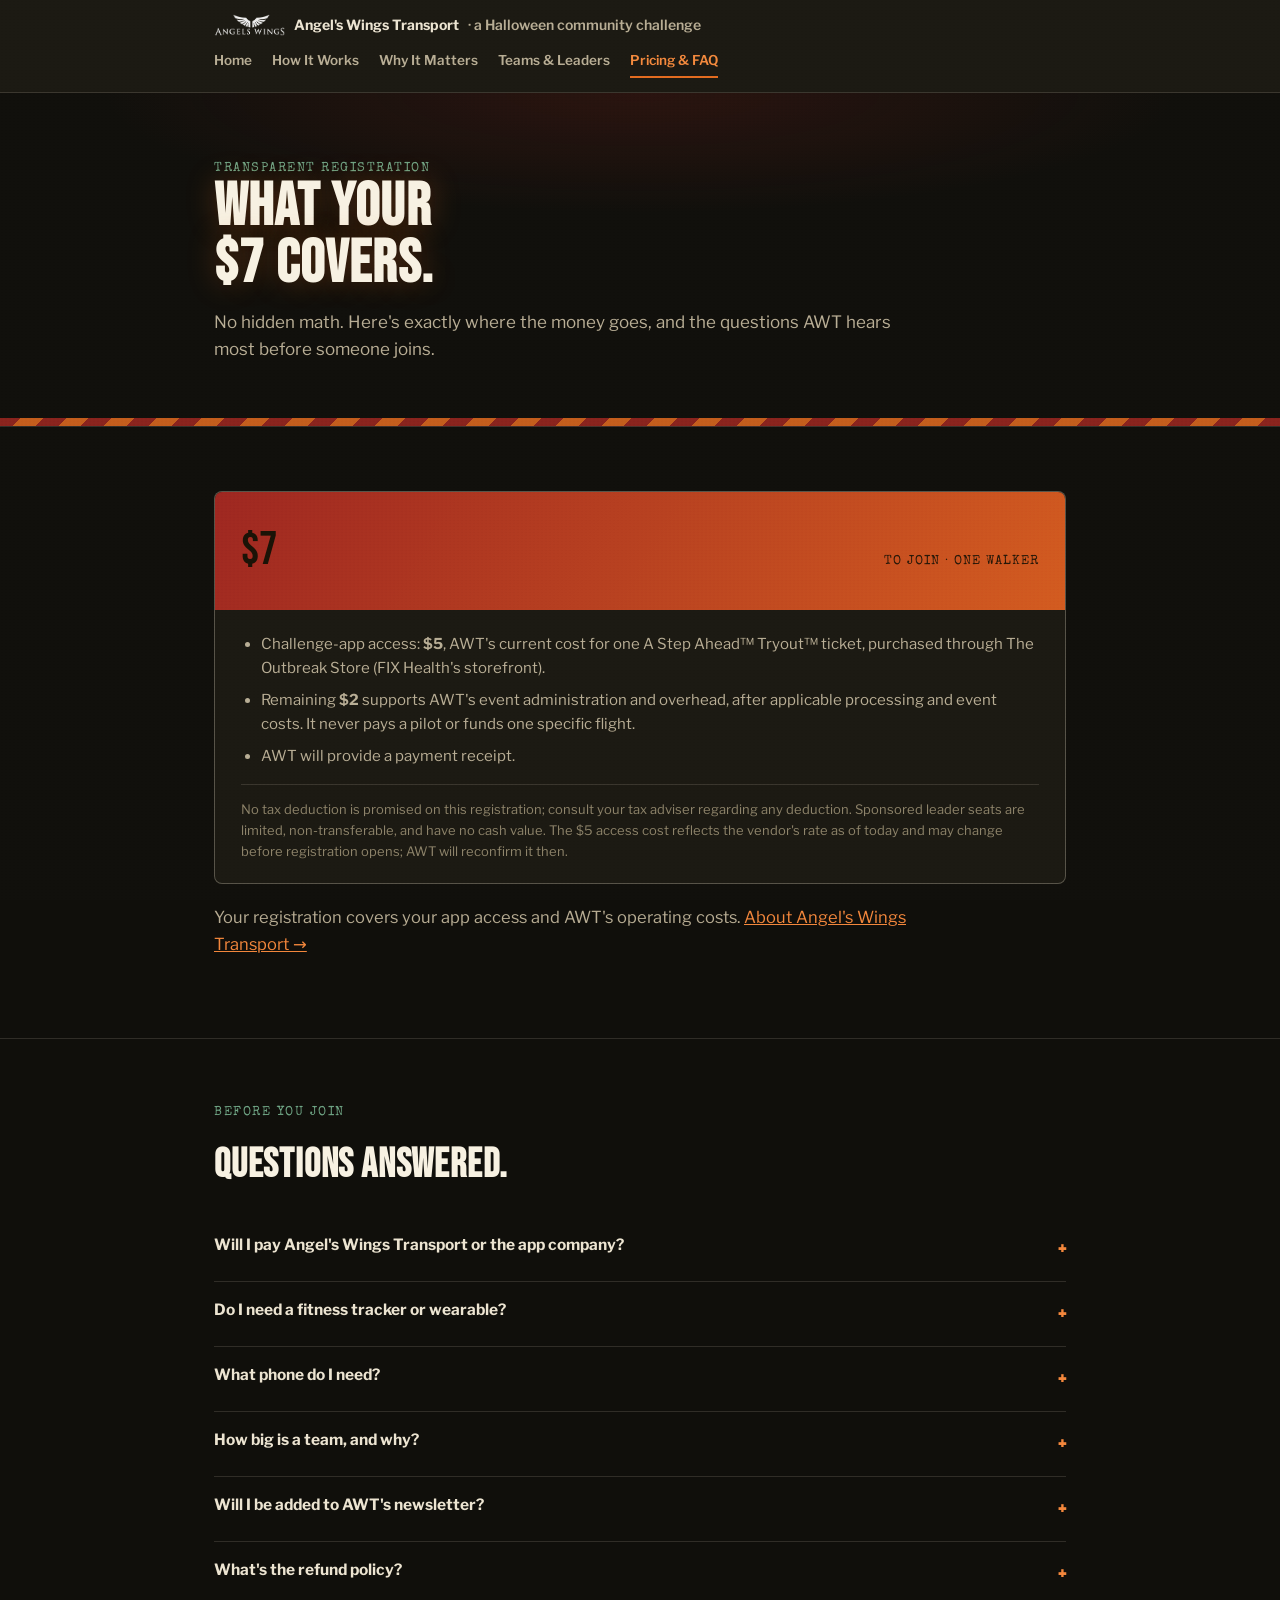
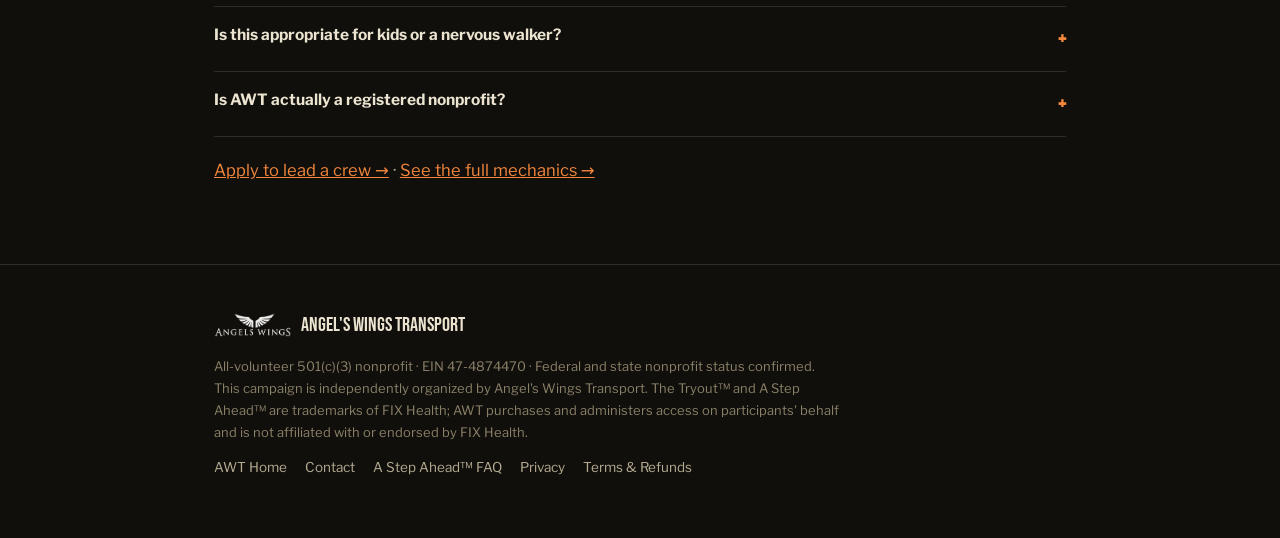
<file: pricing-faq.html>
<!DOCTYPE html>
<html lang="en">
<head>
<meta charset="UTF-8">
<meta name="viewport" content="width=device-width, initial-scale=1">
<title>Pricing &amp; FAQ | Mission: On The Move</title>
<meta name="description" content="Exactly what your $7 registration covers, and answers to the questions AWT hears most before you join.">
<link rel="preconnect" href="https://fonts.googleapis.com">
<link rel="preconnect" href="https://fonts.gstatic.com" crossorigin>
<link href="https://fonts.googleapis.com/css2?family=Bebas+Neue&family=Special+Elite&family=Libre+Franklin:ital,wght@0,400;0,500;0,600;0,700;0,800;1,400&display=swap" rel="stylesheet">
<link rel="icon" type="image/png" href="assets/logo.png">
<link rel="stylesheet" href="assets/style.css">
</head>
<body>

<div class="topbar">
  <div class="wrap">
    <a class="org" href="index.html"><img src="assets/logo.png" alt="Angel's Wings Transport" class="org-logo"> <b>Angel's Wings Transport</b> · a Halloween community challenge</a>
    <nav>
      <a href="index.html">Home</a>
      <a href="how-it-works.html">How It Works</a>
      <a href="mission.html">Why It Matters</a>
      <a href="teams.html">Teams &amp; Leaders</a>
      <a href="pricing-faq.html" aria-current="page">Pricing &amp; FAQ</a>
    </nav>
  </div>
</div>

<header class="pagehead">
  <div class="wrap">
    <span class="eyebrow">Transparent registration</span>
    <h1>What your $7 covers.</h1>
    <p class="sub">No hidden math. Here's exactly where the money goes, and the questions AWT hears most before someone joins.</p>
  </div>
</header>

<section>
  <div class="wrap">
    <div class="price-card" style="margin-top:0">
      <div class="price-head">
        <span class="amount">$7</span>
        <span class="label">to join · one walker</span>
      </div>
      <div class="price-body">
        <ul>
          <li>Challenge-app access: <strong>$5</strong>, AWT's current cost for one A Step Ahead™ Tryout™ ticket, purchased through The Outbreak Store (FIX Health's storefront).</li>
          <li>Remaining <strong>$2</strong> supports AWT's event administration and overhead, after applicable processing and event costs. It never pays a pilot or funds one specific flight.</li>
          <li>AWT will provide a payment receipt.</li>
        </ul>
        <div class="price-fine">No tax deduction is promised on this registration; consult your tax adviser regarding any deduction. Sponsored leader seats are limited, non-transferable, and have no cash value. The $5 access cost reflects the vendor's rate as of today and may change before registration opens; AWT will reconfirm it then.</div>
      </div>
    </div>
    <p class="lede" style="margin-top:20px">Your registration covers your app access and AWT's operating costs. <a href="mission.html">About Angel's Wings Transport →</a></p>
  </div>
</section>

<section id="faq">
  <div class="wrap">
    <span class="section-label eyebrow">Before you join</span>
    <h2>Questions answered.</h2>
    <div style="margin-top:20px">
      <details>
        <summary>Will I pay Angel's Wings Transport or the app company?</summary>
        <p>You register and pay AWT directly. To play, you'll create or use a separate account with A Step Ahead™ (the app provider) and accept its own terms and privacy policy; that account and AWT's registration are separate.</p>
      </details>
      <details>
        <summary>Do I need a fitness tracker or wearable?</summary>
        <p>No. The Tryout™ works from your phone's built-in step counter, or syncs from Apple Health, Google Fit, or a compatible wearable if you already have one. All fitness levels are welcome — the standard prescription is roughly 6,000&ndash;7,000 steps a day.</p>
      </details>
      <details>
        <summary>What phone do I need?</summary>
        <p>iPhone 6 or newer (iOS 11+), or Android 5.1.1+ with at least 2GB RAM. The app does not run on iPad — kids playing along will need a phone.</p>
      </details>
      <details>
        <summary>How big is a team, and why?</summary>
        <p>Up to ten; that's AWT's cap per crew, not a requirement. A crew can be just one committed captain. AWT set a minimum of ten total registered walkers across the whole event to launch the mission, combining everyone's crews to reach it. The first five approved team leaders are sponsored by AWT; leaders approved after that register for the regular $7. Each leader can recruit up to nine paid teammates to build out their crew.</p>
      </details>
      <details>
        <summary>Will I be added to AWT's newsletter?</summary>
        <p>AWT will send the registration, payment, code, and event-support messages needed to run the challenge regardless of marketing consent. Future AWT news is optional and requires a separate, unchecked opt-in — see the signup on the home page or the leader application.</p>
      </details>
      <details>
        <summary>What's the refund policy?</summary>
        <p>The final policy will be published before payment opens, including the cancellation deadline and what happens if AWT can't deliver a working access code. See <a href="terms.html">Terms &amp; Refunds</a> for the current structure.</p>
      </details>
      <details>
        <summary>Is this appropriate for kids or a nervous walker?</summary>
        <p>Yes — A Step Ahead™'s tone and visuals are family-friendly for all ages. "Zombie survival" here means a light, campy story layer over an ordinary walking goal, not anything graphic.</p>
      </details>
      <details>
        <summary>Is AWT actually a registered nonprofit?</summary>
        <p>Yes. Angel's Wings Transport has held federal 501(c)(3) tax-exempt status since August 2015 (EIN 47-4874470) and is a registered Washington State charity, serving WA, OR, CA, ID, and MT.</p>
      </details>
    </div>
    <p class="lede" style="margin-top:20px"><a href="teams.html#apply">Apply to lead a crew →</a> · <a href="how-it-works.html">See the full mechanics →</a></p>
  </div>
</section>

<footer>
  <div class="wrap">
    <div class="org-line"><img src="assets/logo.png" alt="Angel's Wings Transport" class="footer-logo"> Angel's Wings Transport</div>
    <div class="legal">
      All-volunteer 501(c)(3) nonprofit · EIN 47-4874470 · Federal and state nonprofit status confirmed.<br>
      This campaign is independently organized by Angel's Wings Transport. The Tryout™ and A Step Ahead™ are trademarks of FIX Health; AWT purchases and administers access on participants' behalf and is not affiliated with or endorsed by FIX Health.
    </div>
    <div class="links">
      <a href="https://www.awtrescue.org/">AWT Home</a>
      <a href="https://www.awtrescue.org/contact/">Contact</a>
      <a href="https://outbreakchallenge.com/frequently-asked-questions/">A Step Ahead™ FAQ</a>
      <a href="privacy.html">Privacy</a>
      <a href="terms.html">Terms &amp; Refunds</a>
    </div>
  </div>
</footer>

<script src="assets/site.js"></script>
</body>
</html>
</file>
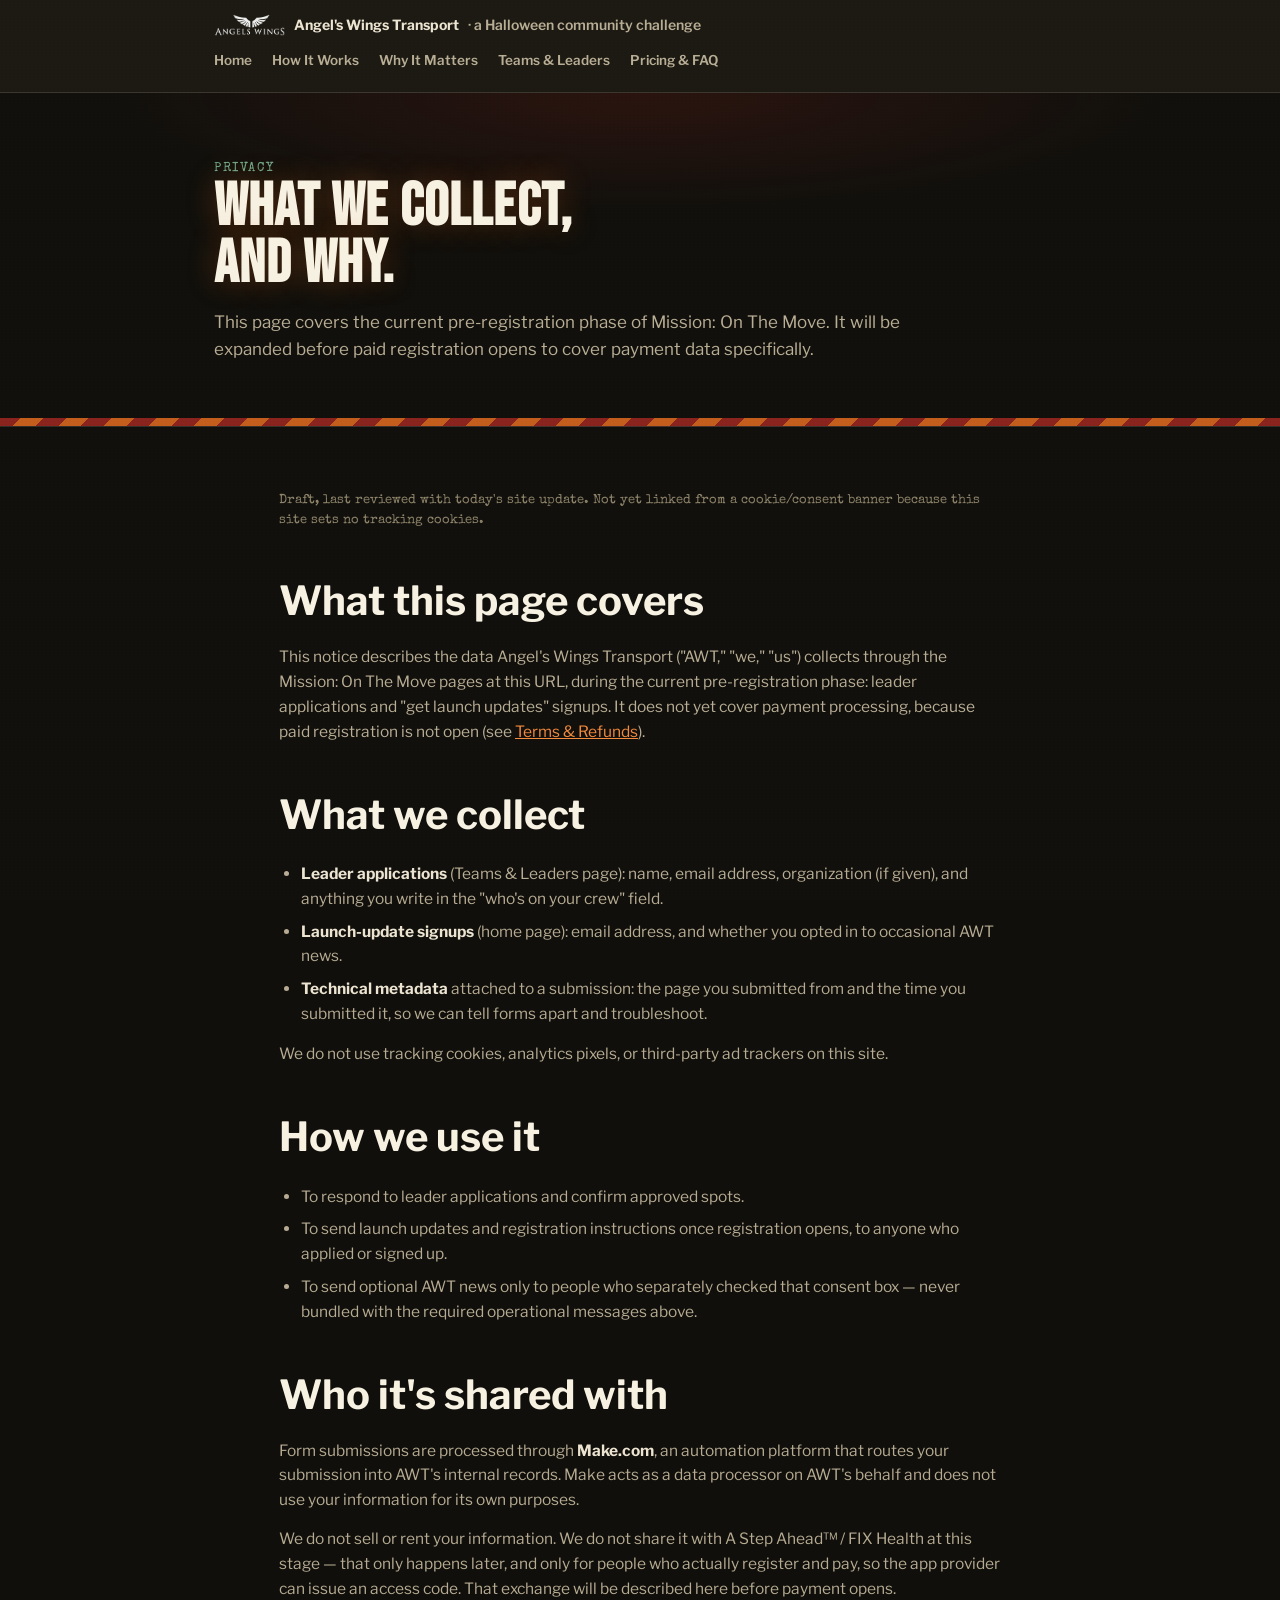
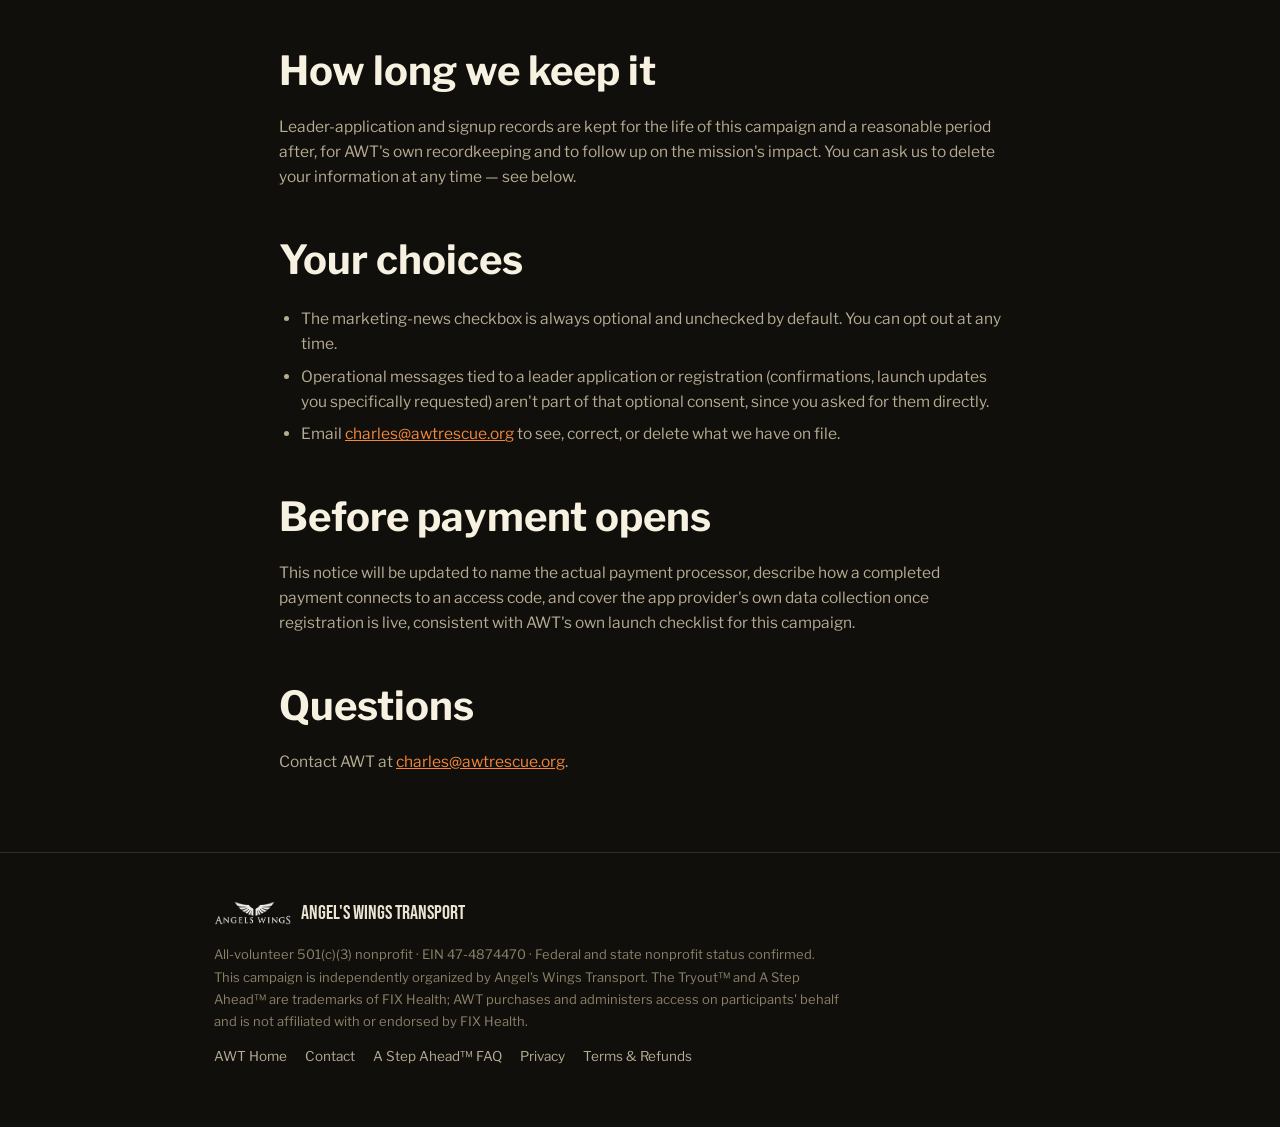
<file: privacy.html>
<!DOCTYPE html>
<html lang="en">
<head>
<meta charset="UTF-8">
<meta name="viewport" content="width=device-width, initial-scale=1">
<title>Privacy Notice | Mission: On The Move</title>
<meta name="description" content="What Angel's Wings Transport collects on this site, why, and who it's shared with.">
<link rel="preconnect" href="https://fonts.googleapis.com">
<link rel="preconnect" href="https://fonts.gstatic.com" crossorigin>
<link href="https://fonts.googleapis.com/css2?family=Bebas+Neue&family=Special+Elite&family=Libre+Franklin:ital,wght@0,400;0,500;0,600;0,700;0,800;1,400&display=swap" rel="stylesheet">
<link rel="icon" type="image/png" href="assets/logo.png">
<link rel="stylesheet" href="assets/style.css">
</head>
<body>

<div class="topbar">
  <div class="wrap">
    <a class="org" href="index.html"><img src="assets/logo.png" alt="Angel's Wings Transport" class="org-logo"> <b>Angel's Wings Transport</b> · a Halloween community challenge</a>
    <nav>
      <a href="index.html">Home</a>
      <a href="how-it-works.html">How It Works</a>
      <a href="mission.html">Why It Matters</a>
      <a href="teams.html">Teams &amp; Leaders</a>
      <a href="pricing-faq.html">Pricing &amp; FAQ</a>
    </nav>
  </div>
</div>

<header class="pagehead">
  <div class="wrap">
    <span class="eyebrow">Privacy</span>
    <h1>What we collect, and why.</h1>
    <p class="sub">This page covers the current pre-registration phase of Mission: On The Move. It will be expanded before paid registration opens to cover payment data specifically.</p>
  </div>
</header>

<section>
  <div class="wrap prose">
    <span class="updated">Draft, last reviewed with today's site update. Not yet linked from a cookie/consent banner because this site sets no tracking cookies.</span>

    <h2>What this page covers</h2>
    <p>This notice describes the data Angel's Wings Transport ("AWT," "we," "us") collects through the Mission: On The Move pages at this URL, during the current pre-registration phase: leader applications and "get launch updates" signups. It does not yet cover payment processing, because paid registration is not open (see <a href="terms.html">Terms &amp; Refunds</a>).</p>

    <h2>What we collect</h2>
    <ul>
      <li><strong>Leader applications</strong> (Teams &amp; Leaders page): name, email address, organization (if given), and anything you write in the "who's on your crew" field.</li>
      <li><strong>Launch-update signups</strong> (home page): email address, and whether you opted in to occasional AWT news.</li>
      <li><strong>Technical metadata</strong> attached to a submission: the page you submitted from and the time you submitted it, so we can tell forms apart and troubleshoot.</li>
    </ul>
    <p>We do not use tracking cookies, analytics pixels, or third-party ad trackers on this site.</p>

    <h2>How we use it</h2>
    <ul>
      <li>To respond to leader applications and confirm approved spots.</li>
      <li>To send launch updates and registration instructions once registration opens, to anyone who applied or signed up.</li>
      <li>To send optional AWT news only to people who separately checked that consent box — never bundled with the required operational messages above.</li>
    </ul>

    <h2>Who it's shared with</h2>
    <p>Form submissions are processed through <strong>Make.com</strong>, an automation platform that routes your submission into AWT's internal records. Make acts as a data processor on AWT's behalf and does not use your information for its own purposes.</p>
    <p>We do not sell or rent your information. We do not share it with A Step Ahead™ / FIX Health at this stage — that only happens later, and only for people who actually register and pay, so the app provider can issue an access code. That exchange will be described here before payment opens.</p>

    <h2>How long we keep it</h2>
    <p>Leader-application and signup records are kept for the life of this campaign and a reasonable period after, for AWT's own recordkeeping and to follow up on the mission's impact. You can ask us to delete your information at any time — see below.</p>

    <h2>Your choices</h2>
    <ul>
      <li>The marketing-news checkbox is always optional and unchecked by default. You can opt out at any time.</li>
      <li>Operational messages tied to a leader application or registration (confirmations, launch updates you specifically requested) aren't part of that optional consent, since you asked for them directly.</li>
      <li>Email <a href="mailto:charles@awtrescue.org?subject=Privacy%20request%20-%20Mission%20On%20The%20Move">charles@awtrescue.org</a> to see, correct, or delete what we have on file.</li>
    </ul>

    <h2>Before payment opens</h2>
    <p>This notice will be updated to name the actual payment processor, describe how a completed payment connects to an access code, and cover the app provider's own data collection once registration is live, consistent with AWT's own launch checklist for this campaign.</p>

    <h2>Questions</h2>
    <p>Contact AWT at <a href="mailto:charles@awtrescue.org">charles@awtrescue.org</a>.</p>
  </div>
</section>

<footer>
  <div class="wrap">
    <div class="org-line"><img src="assets/logo.png" alt="Angel's Wings Transport" class="footer-logo"> Angel's Wings Transport</div>
    <div class="legal">
      All-volunteer 501(c)(3) nonprofit · EIN 47-4874470 · Federal and state nonprofit status confirmed.<br>
      This campaign is independently organized by Angel's Wings Transport. The Tryout™ and A Step Ahead™ are trademarks of FIX Health; AWT purchases and administers access on participants' behalf and is not affiliated with or endorsed by FIX Health.
    </div>
    <div class="links">
      <a href="https://www.awtrescue.org/">AWT Home</a>
      <a href="https://www.awtrescue.org/contact/">Contact</a>
      <a href="https://outbreakchallenge.com/frequently-asked-questions/">A Step Ahead™ FAQ</a>
      <a href="privacy.html" aria-current="page">Privacy</a>
      <a href="terms.html">Terms &amp; Refunds</a>
    </div>
  </div>
</footer>

<script src="assets/site.js"></script>
</body>
</html>
</file>
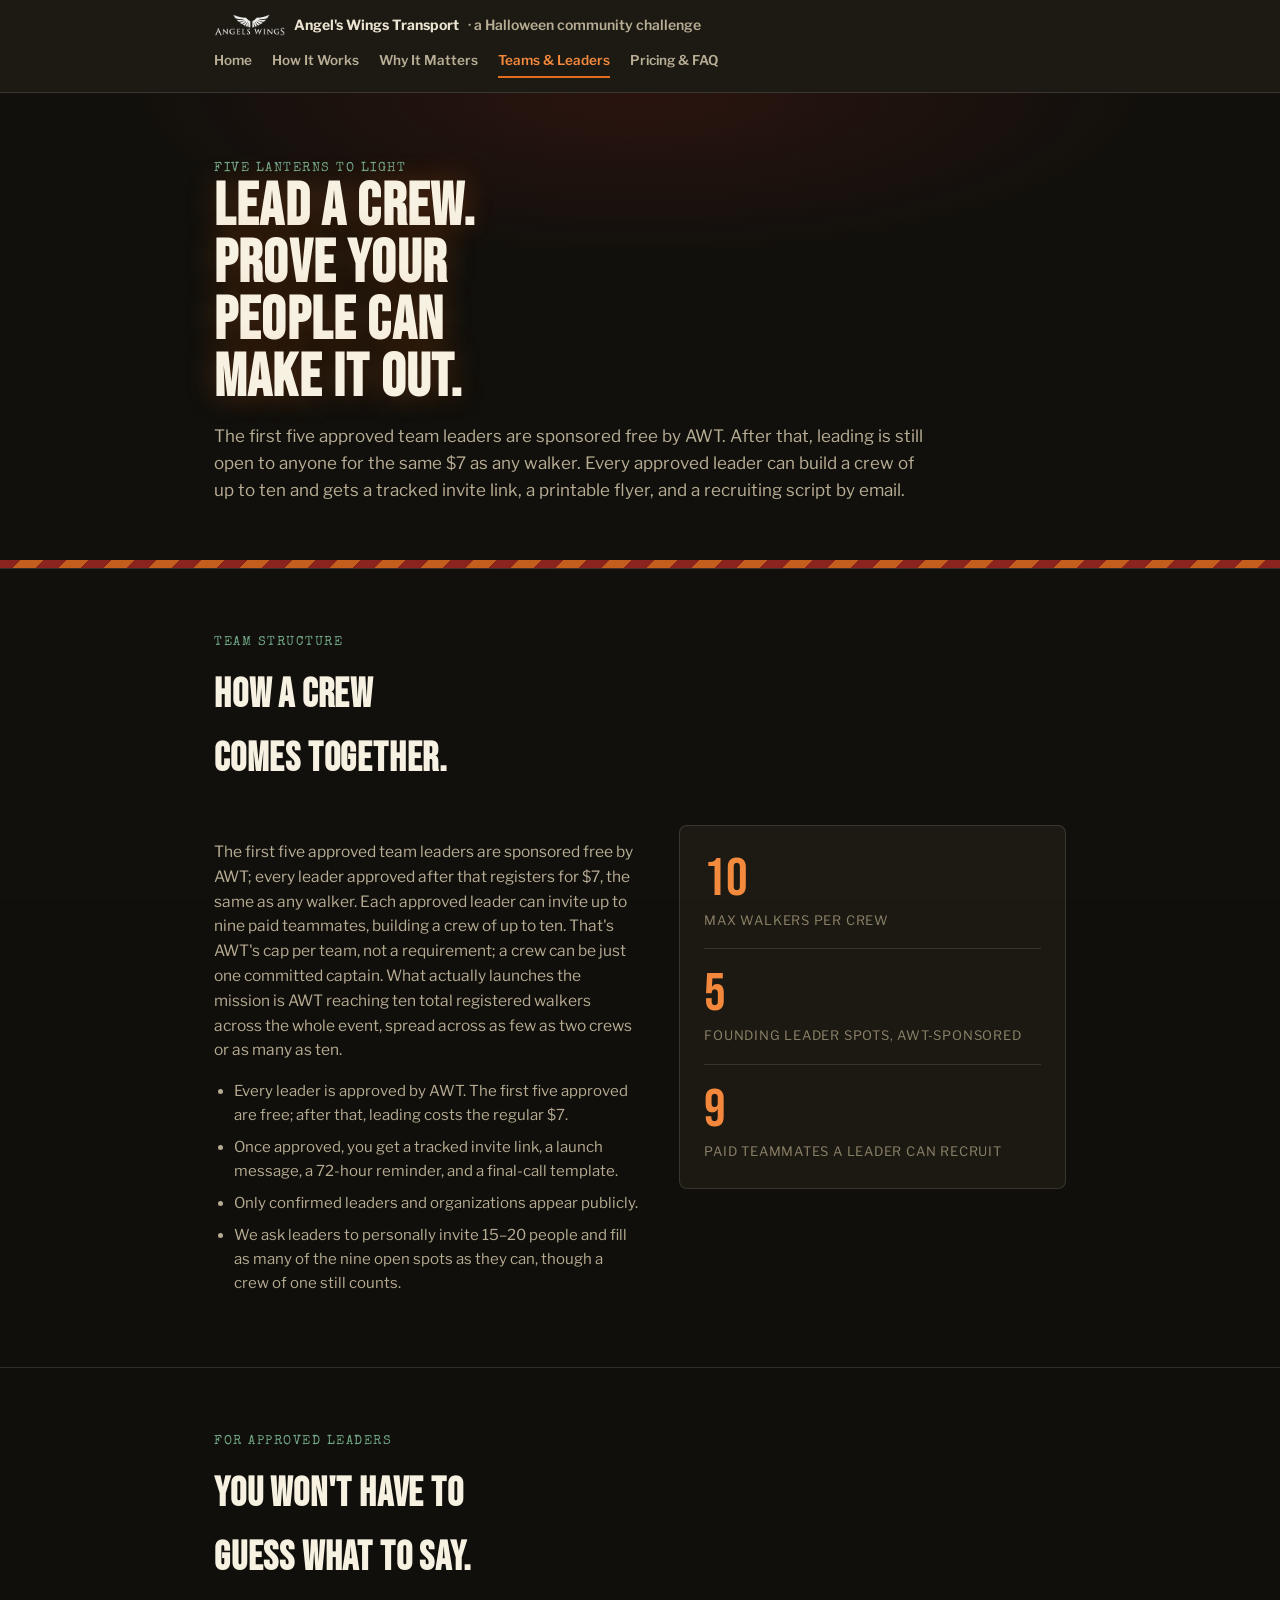
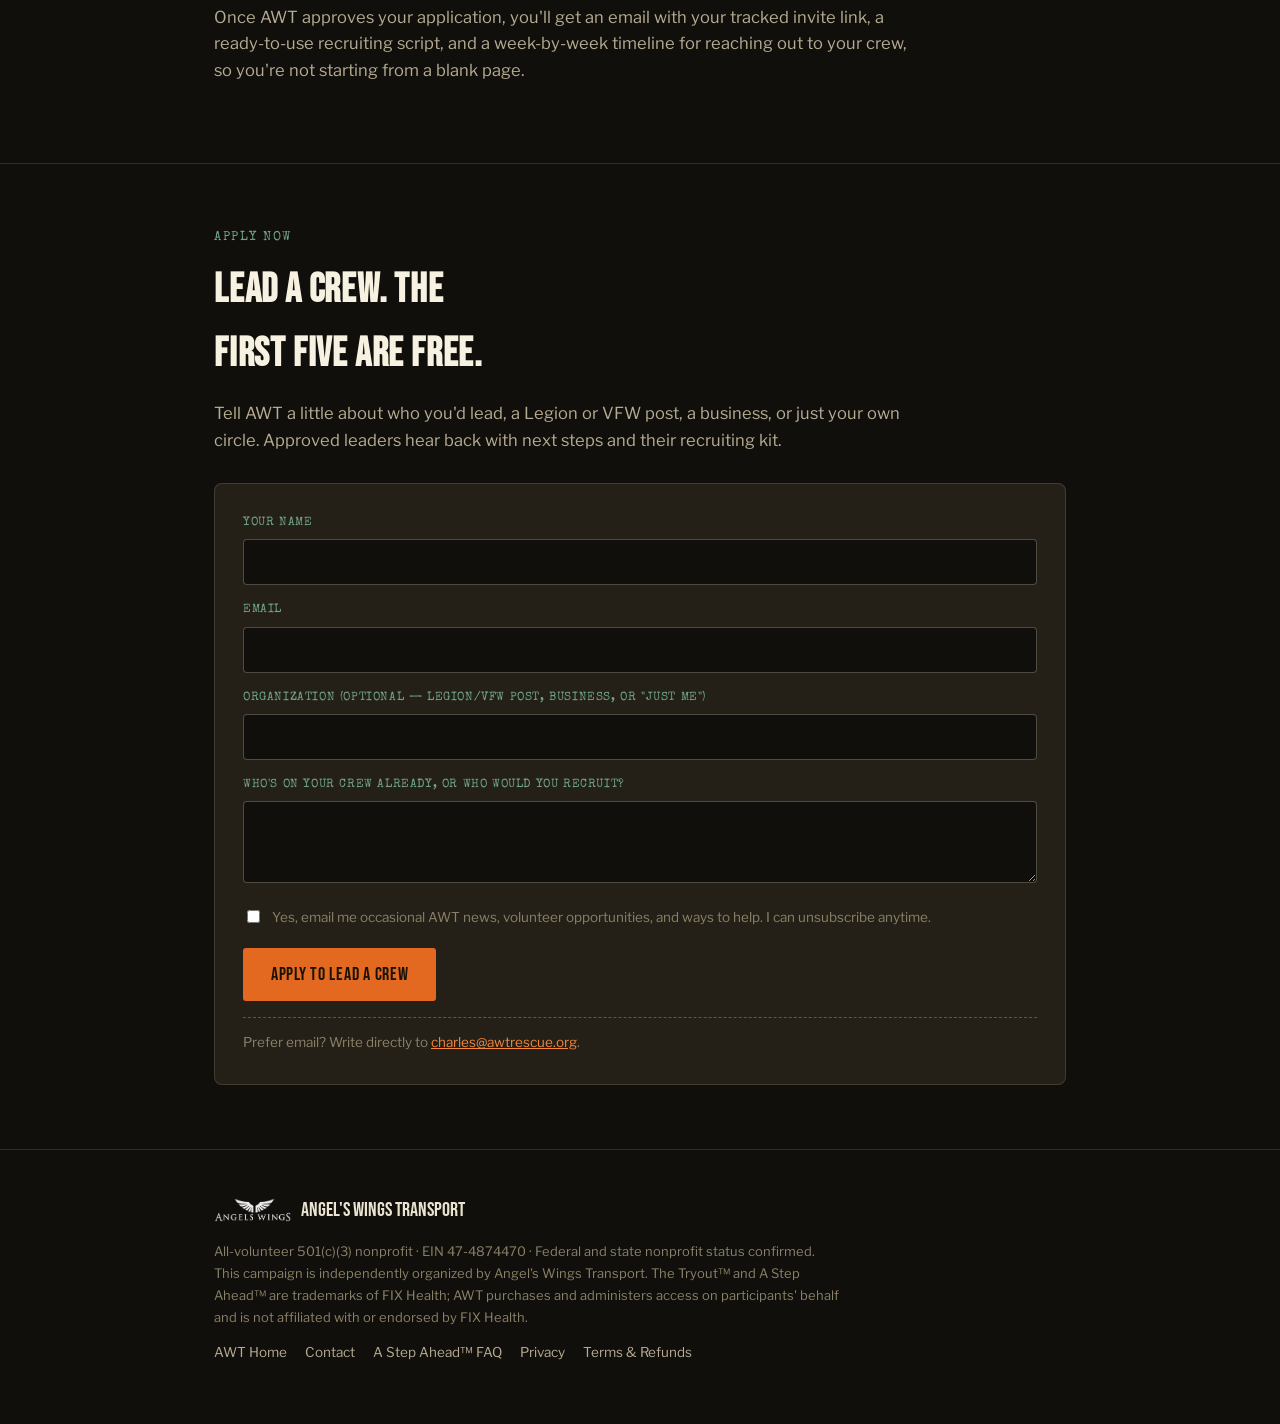
<file: teams.html>
<!DOCTYPE html>
<html lang="en">
<head>
<meta charset="UTF-8">
<meta name="viewport" content="width=device-width, initial-scale=1">
<title>Teams &amp; Leaders | Mission: On The Move</title>
<meta name="description" content="Apply to lead a crew for AWT's Mission: On The Move. Approved leaders get a tracked invite link and a recruiting script by email.">
<link rel="preconnect" href="https://fonts.googleapis.com">
<link rel="preconnect" href="https://fonts.gstatic.com" crossorigin>
<link href="https://fonts.googleapis.com/css2?family=Bebas+Neue&family=Special+Elite&family=Libre+Franklin:ital,wght@0,400;0,500;0,600;0,700;0,800;1,400&display=swap" rel="stylesheet">
<link rel="icon" type="image/png" href="assets/logo.png">
<link rel="stylesheet" href="assets/style.css">
</head>
<body>

<div class="topbar">
  <div class="wrap">
    <a class="org" href="index.html"><img src="assets/logo.png" alt="Angel's Wings Transport" class="org-logo"> <b>Angel's Wings Transport</b> · a Halloween community challenge</a>
    <nav>
      <a href="index.html">Home</a>
      <a href="how-it-works.html">How It Works</a>
      <a href="mission.html">Why It Matters</a>
      <a href="teams.html" aria-current="page">Teams &amp; Leaders</a>
      <a href="pricing-faq.html">Pricing &amp; FAQ</a>
    </nav>
  </div>
</div>

<header class="pagehead">
  <div class="wrap">
    <span class="eyebrow">Five lanterns to light</span>
    <h1>Lead a crew. Prove your people can make it out.</h1>
    <p class="sub">The first five approved team leaders are sponsored free by AWT. After that, leading is still open to anyone for the same $7 as any walker. Every approved leader can build a crew of up to ten and gets a tracked invite link, a printable flyer, and a recruiting script by email.</p>
  </div>
</header>

<section id="structure">
  <div class="wrap">
    <span class="section-label eyebrow">Team structure</span>
    <h2>How a crew comes together.</h2>
    <div class="teams-wrap">
      <div class="teams-copy">
        <p>The first five approved team leaders are sponsored free by AWT; every leader approved after that registers for $7, the same as any walker. Each approved leader can invite up to nine paid teammates, building a crew of up to ten. That's AWT's cap per team, not a requirement; a crew can be just one committed captain. What actually launches the mission is AWT reaching ten total registered walkers across the whole event, spread across as few as two crews or as many as ten.</p>
        <ul>
          <li>Every leader is approved by AWT. The first five approved are free; after that, leading costs the regular $7.</li>
          <li>Once approved, you get a tracked invite link, a launch message, a 72-hour reminder, and a final-call template.</li>
          <li>Only confirmed leaders and organizations appear publicly.</li>
          <li>We ask leaders to personally invite 15&ndash;20 people and fill as many of the nine open spots as they can, though a crew of one still counts.</li>
        </ul>
      </div>
      <div class="crew-card">
        <div class="big">10</div>
        <div class="cap">max walkers per crew</div>
        <hr>
        <div class="big">5</div>
        <div class="cap">founding leader spots, AWT-sponsored</div>
        <hr>
        <div class="big">9</div>
        <div class="cap">paid teammates a leader can recruit</div>
      </div>
    </div>
  </div>
</section>

<section id="script">
  <div class="wrap">
    <span class="section-label eyebrow">For approved leaders</span>
    <h2>You won't have to guess what to say.</h2>
    <p class="lede">Once AWT approves your application, you'll get an email with your tracked invite link, a ready-to-use recruiting script, and a week-by-week timeline for reaching out to your crew, so you're not starting from a blank page.</p>
  </div>
</section>

<section id="apply">
  <div class="wrap">
    <span class="section-label eyebrow">Apply now</span>
    <h2>Lead a crew. The first five are free.</h2>
    <p class="lede">Tell AWT a little about who you'd lead, a Legion or VFW post, a business, or just your own circle. Approved leaders hear back with next steps and their recruiting kit.</p>
    <form class="form-card" data-lead-form="team_leader_application">
      <input type="text" name="hp" style="position:absolute;left:-9999px" tabindex="-1" autocomplete="off" aria-hidden="true">
      <label for="name">Your name</label>
      <input type="text" id="name" name="name" required>
      <label for="email">Email</label>
      <input type="email" id="email" name="email" required>
      <label for="org">Organization (optional — Legion/VFW post, business, or "just me")</label>
      <input type="text" id="org" name="organization">
      <label for="message">Who's on your crew already, or who would you recruit?</label>
      <textarea id="message" name="message" rows="3"></textarea>
      <label class="consent"><input type="checkbox" name="newsletter_consent"> Yes, email me occasional AWT news, volunteer opportunities, and ways to help. I can unsubscribe anytime.</label>
      <div class="actions">
        <button class="btn btn-primary" type="submit" data-label="Apply to lead a crew">Apply to lead a crew</button>
      </div>
      <div class="form-status" role="status"></div>
      <div class="note">Prefer email? Write directly to <a href="mailto:charles@awtrescue.org?subject=Team%20leader%20application%20-%20AWT%20walking%20challenge">charles@awtrescue.org</a>.</div>
    </form>
  </div>
</section>

<footer>
  <div class="wrap">
    <div class="org-line"><img src="assets/logo.png" alt="Angel's Wings Transport" class="footer-logo"> Angel's Wings Transport</div>
    <div class="legal">
      All-volunteer 501(c)(3) nonprofit · EIN 47-4874470 · Federal and state nonprofit status confirmed.<br>
      This campaign is independently organized by Angel's Wings Transport. The Tryout™ and A Step Ahead™ are trademarks of FIX Health; AWT purchases and administers access on participants' behalf and is not affiliated with or endorsed by FIX Health.
    </div>
    <div class="links">
      <a href="https://www.awtrescue.org/">AWT Home</a>
      <a href="https://www.awtrescue.org/contact/">Contact</a>
      <a href="https://outbreakchallenge.com/frequently-asked-questions/">A Step Ahead™ FAQ</a>
      <a href="privacy.html">Privacy</a>
      <a href="terms.html">Terms &amp; Refunds</a>
    </div>
  </div>
</footer>

<script src="assets/site.js"></script>
</body>
</html>
</file>
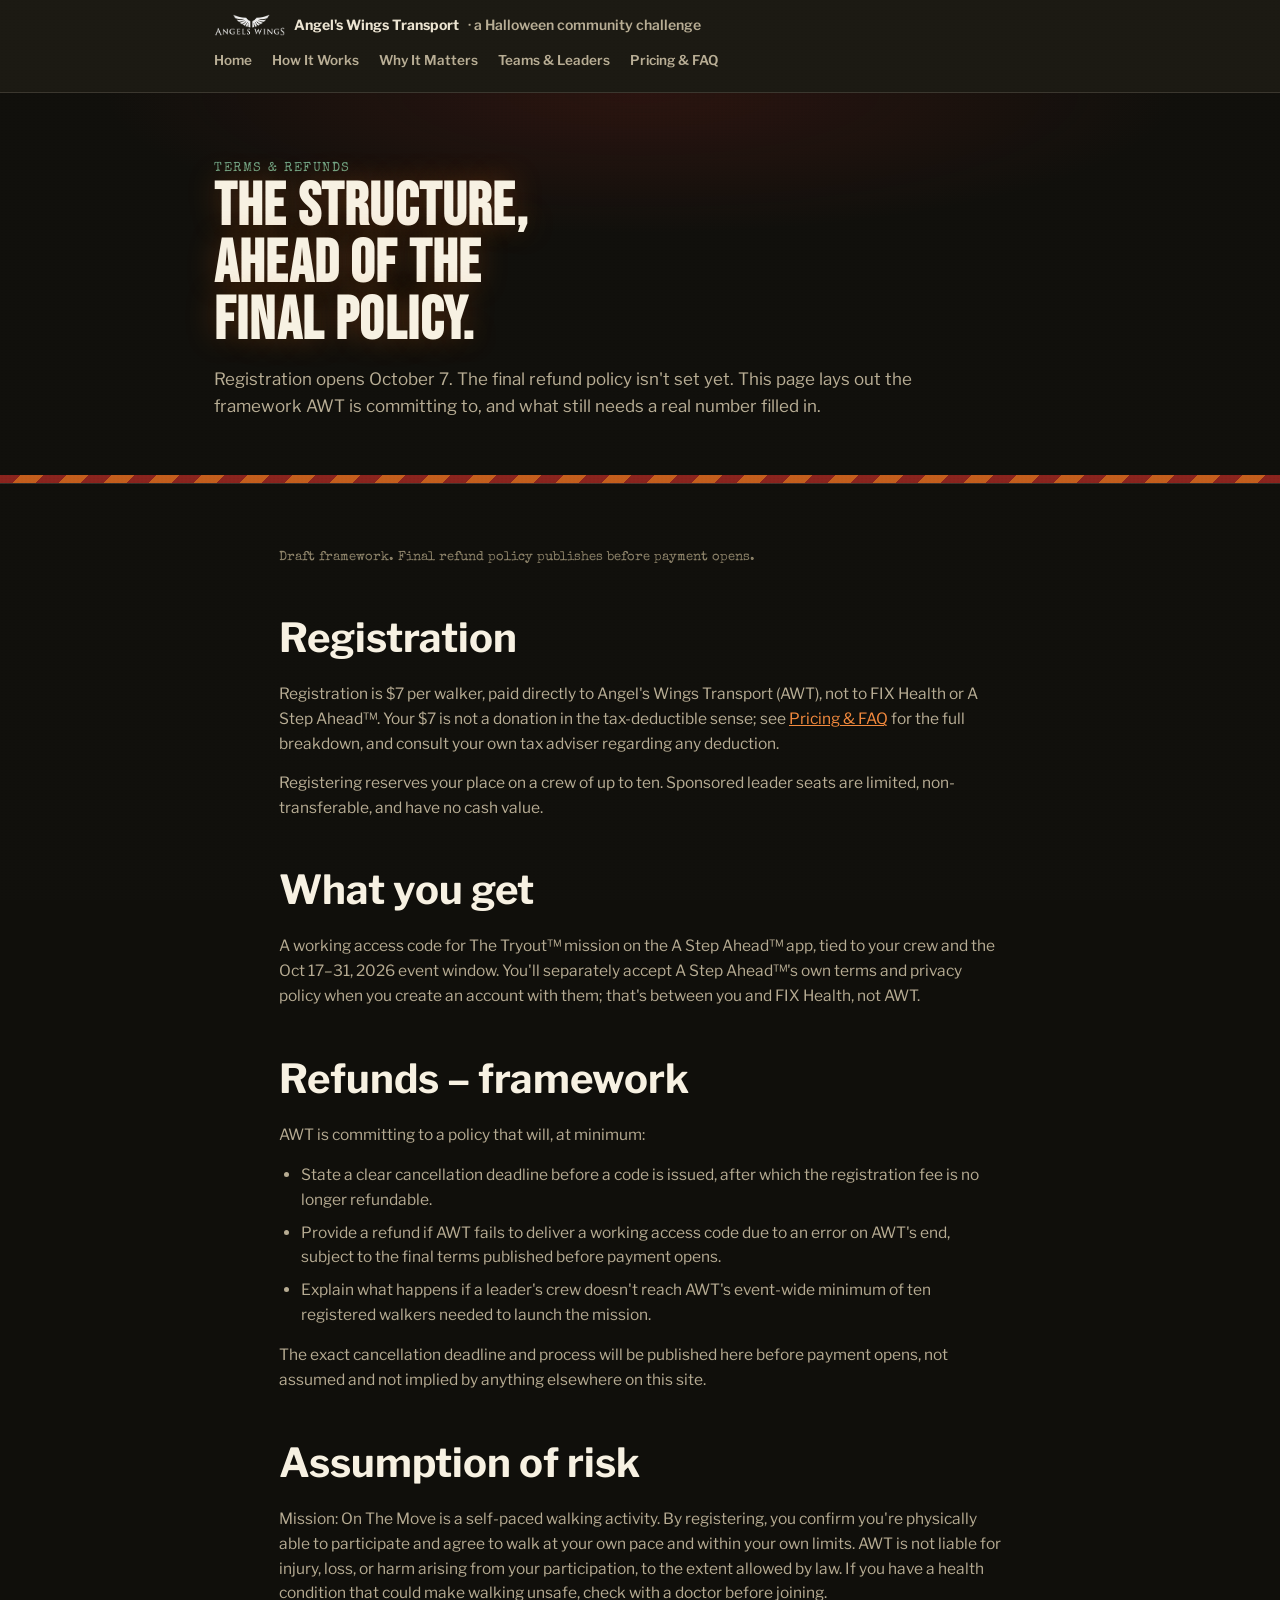
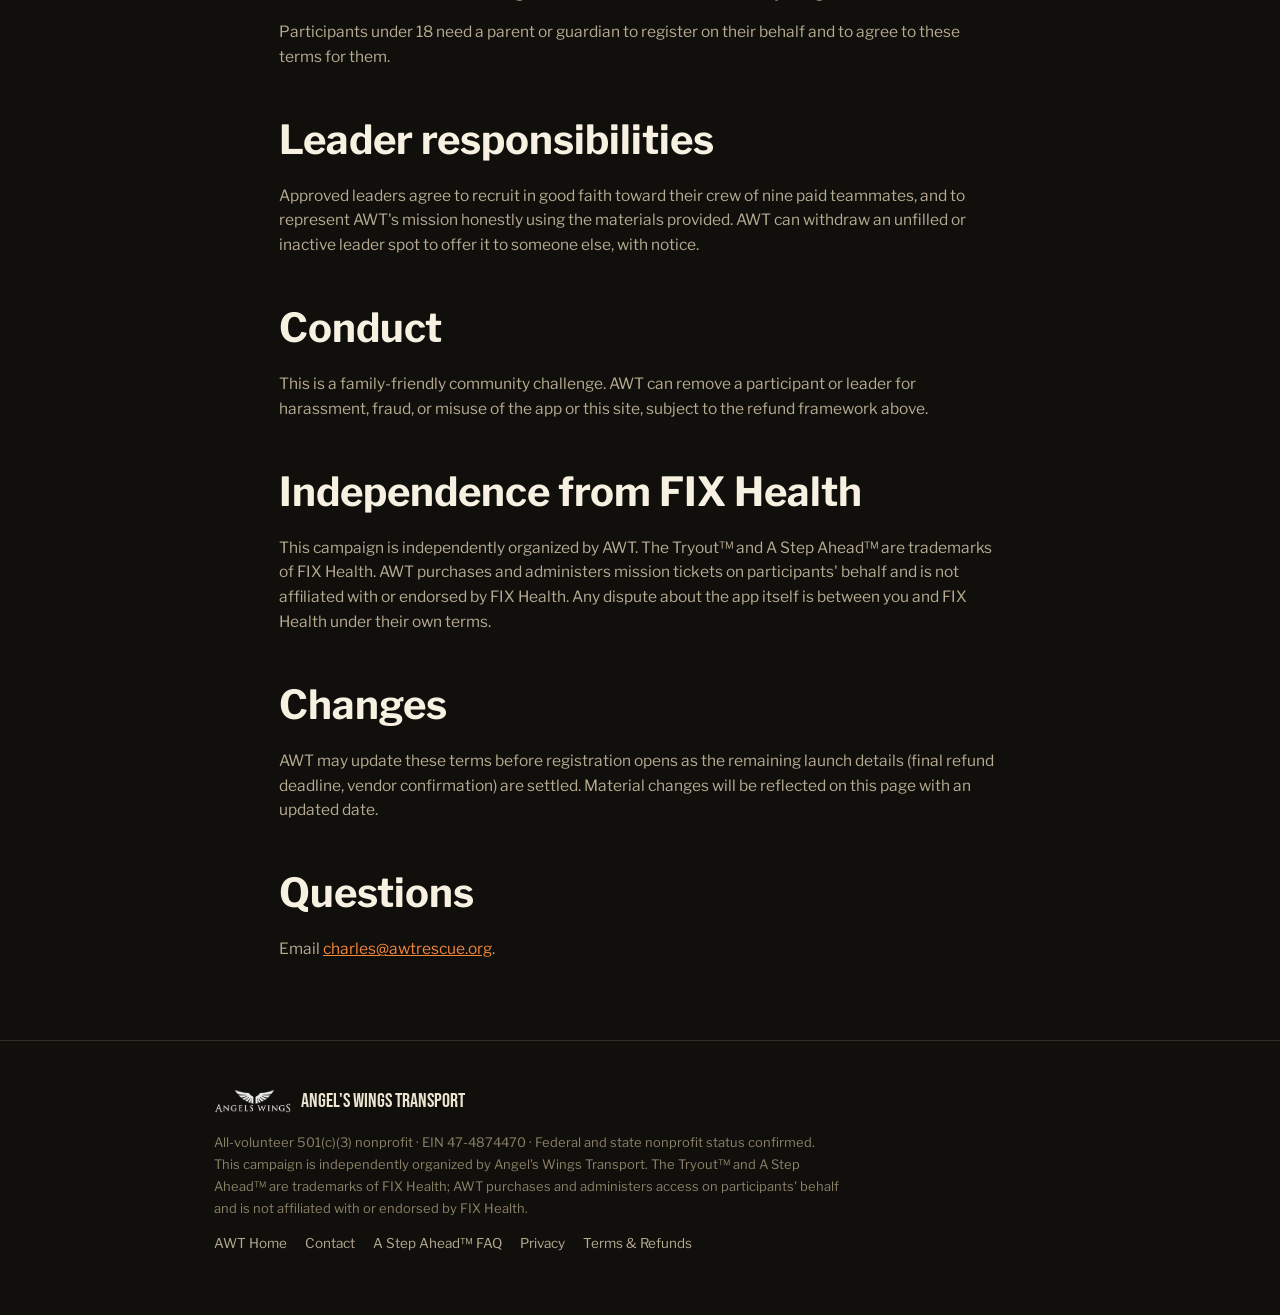
<file: terms.html>
<!DOCTYPE html>
<html lang="en">
<head>
<meta charset="UTF-8">
<meta name="viewport" content="width=device-width, initial-scale=1">
<title>Terms &amp; Refunds | Mission: On The Move</title>
<meta name="description" content="Registration terms and the refund-policy framework for AWT's Mission: On The Move walking challenge.">
<link rel="preconnect" href="https://fonts.googleapis.com">
<link rel="preconnect" href="https://fonts.gstatic.com" crossorigin>
<link href="https://fonts.googleapis.com/css2?family=Bebas+Neue&family=Special+Elite&family=Libre+Franklin:ital,wght@0,400;0,500;0,600;0,700;0,800;1,400&display=swap" rel="stylesheet">
<link rel="icon" type="image/png" href="assets/logo.png">
<link rel="stylesheet" href="assets/style.css">
</head>
<body>

<div class="topbar">
  <div class="wrap">
    <a class="org" href="index.html"><img src="assets/logo.png" alt="Angel's Wings Transport" class="org-logo"> <b>Angel's Wings Transport</b> · a Halloween community challenge</a>
    <nav>
      <a href="index.html">Home</a>
      <a href="how-it-works.html">How It Works</a>
      <a href="mission.html">Why It Matters</a>
      <a href="teams.html">Teams &amp; Leaders</a>
      <a href="pricing-faq.html">Pricing &amp; FAQ</a>
    </nav>
  </div>
</div>

<header class="pagehead">
  <div class="wrap">
    <span class="eyebrow">Terms &amp; refunds</span>
    <h1>The structure, ahead of the final policy.</h1>
    <p class="sub">Registration opens October 7. The final refund policy isn't set yet. This page lays out the framework AWT is committing to, and what still needs a real number filled in.</p>
  </div>
</header>

<section>
  <div class="wrap prose">
    <span class="updated">Draft framework. Final refund policy publishes before payment opens.</span>

    <h2>Registration</h2>
    <p>Registration is $7 per walker, paid directly to Angel's Wings Transport (AWT), not to FIX Health or A Step Ahead™. Your $7 is not a donation in the tax-deductible sense; see <a href="pricing-faq.html">Pricing &amp; FAQ</a> for the full breakdown, and consult your own tax adviser regarding any deduction.</p>
    <p>Registering reserves your place on a crew of up to ten. Sponsored leader seats are limited, non-transferable, and have no cash value.</p>

    <h2>What you get</h2>
    <p>A working access code for The Tryout™ mission on the A Step Ahead™ app, tied to your crew and the Oct 17&ndash;31, 2026 event window. You'll separately accept A Step Ahead™'s own terms and privacy policy when you create an account with them; that's between you and FIX Health, not AWT.</p>

    <h2>Refunds &ndash; framework</h2>
    <p>AWT is committing to a policy that will, at minimum:</p>
    <ul>
      <li>State a clear cancellation deadline before a code is issued, after which the registration fee is no longer refundable.</li>
      <li>Provide a refund if AWT fails to deliver a working access code due to an error on AWT's end, subject to the final terms published before payment opens.</li>
      <li>Explain what happens if a leader's crew doesn't reach AWT's event-wide minimum of ten registered walkers needed to launch the mission.</li>
    </ul>
    <p>The exact cancellation deadline and process will be published here before payment opens, not assumed and not implied by anything elsewhere on this site.</p>

    <h2>Assumption of risk</h2>
    <p>Mission: On The Move is a self-paced walking activity. By registering, you confirm you're physically able to participate and agree to walk at your own pace and within your own limits. AWT is not liable for injury, loss, or harm arising from your participation, to the extent allowed by law. If you have a health condition that could make walking unsafe, check with a doctor before joining.</p>
    <p>Participants under 18 need a parent or guardian to register on their behalf and to agree to these terms for them.</p>

    <h2>Leader responsibilities</h2>
    <p>Approved leaders agree to recruit in good faith toward their crew of nine paid teammates, and to represent AWT's mission honestly using the materials provided. AWT can withdraw an unfilled or inactive leader spot to offer it to someone else, with notice.</p>

    <h2>Conduct</h2>
    <p>This is a family-friendly community challenge. AWT can remove a participant or leader for harassment, fraud, or misuse of the app or this site, subject to the refund framework above.</p>

    <h2>Independence from FIX Health</h2>
    <p>This campaign is independently organized by AWT. The Tryout™ and A Step Ahead™ are trademarks of FIX Health. AWT purchases and administers mission tickets on participants' behalf and is not affiliated with or endorsed by FIX Health. Any dispute about the app itself is between you and FIX Health under their own terms.</p>

    <h2>Changes</h2>
    <p>AWT may update these terms before registration opens as the remaining launch details (final refund deadline, vendor confirmation) are settled. Material changes will be reflected on this page with an updated date.</p>

    <h2>Questions</h2>
    <p>Email <a href="mailto:charles@awtrescue.org?subject=Terms%20question%20-%20Mission%20On%20The%20Move">charles@awtrescue.org</a>.</p>
  </div>
</section>

<footer>
  <div class="wrap">
    <div class="org-line"><img src="assets/logo.png" alt="Angel's Wings Transport" class="footer-logo"> Angel's Wings Transport</div>
    <div class="legal">
      All-volunteer 501(c)(3) nonprofit · EIN 47-4874470 · Federal and state nonprofit status confirmed.<br>
      This campaign is independently organized by Angel's Wings Transport. The Tryout™ and A Step Ahead™ are trademarks of FIX Health; AWT purchases and administers access on participants' behalf and is not affiliated with or endorsed by FIX Health.
    </div>
    <div class="links">
      <a href="https://www.awtrescue.org/">AWT Home</a>
      <a href="https://www.awtrescue.org/contact/">Contact</a>
      <a href="https://outbreakchallenge.com/frequently-asked-questions/">A Step Ahead™ FAQ</a>
      <a href="privacy.html">Privacy</a>
      <a href="terms.html" aria-current="page">Terms &amp; Refunds</a>
    </div>
  </div>
</footer>

<script src="assets/site.js"></script>
</body>
</html>
</file>
<file: assets/style.css>
/* Mission: On The Move — shared site styles
   Vintage grindhouse-horror-poster direction. Plain CSS, no build step. */

:root{
  --ink:#ece4d1;
  --muted:#b7ac93;
  --dim:#8b8168;
  --paper:#100f0b;
  --panel:#1b1912;
  --panel-2:#242017;
  --orange:#e2691f;
  --orange-bright:#f3873c;
  --red:#9c2620;
  --red-bright:#c73128;
  --teal:#4a7a5f;
  --teal-bright:#6fa585;
  --line:rgba(236,228,209,0.14);
  --line-strong:rgba(236,228,209,0.28);
}
*{box-sizing:border-box}
html{scroll-behavior:smooth}
body{
  margin:0;
  background:var(--paper);
  color:var(--ink);
  font-family:'Libre Franklin',system-ui,sans-serif;
  line-height:1.6;
  -webkit-font-smoothing:antialiased;
}
body::before{
  content:"";position:fixed;inset:0;pointer-events:none;z-index:9999;
  opacity:.05;mix-blend-mode:overlay;
  background-image:repeating-linear-gradient(0deg,#fff 0px,transparent 1px,transparent 2px,#fff 3px),
    repeating-linear-gradient(90deg,#fff 0px,transparent 1px,transparent 3px,#fff 4px);
}
img{max-width:100%}
h1,h2,h3{font-family:'Bebas Neue',sans-serif;letter-spacing:.02em;margin:0;text-wrap:balance}
a{color:var(--orange-bright)}
a:focus-visible,button:focus-visible,summary:focus-visible,input:focus-visible{outline:2px solid var(--orange-bright);outline-offset:2px}
@media (prefers-reduced-motion:reduce){html{scroll-behavior:auto}}

.wrap{max-width:900px;margin:0 auto;padding:0 24px}
.eyebrow{
  font-family:'Special Elite',monospace;
  font-size:12.5px;letter-spacing:.12em;text-transform:uppercase;
  color:var(--teal-bright);
}
.stamp{
  display:inline-flex;align-items:center;gap:8px;
  border:2px solid var(--red-bright);color:var(--red-bright);
  font-family:'Special Elite',monospace;font-size:12px;letter-spacing:.08em;text-transform:uppercase;
  padding:6px 14px;transform:rotate(-2deg);border-radius:2px;
  background:rgba(156,38,32,0.08);
}
.stamp::before{content:"●";font-size:8px}

/* ---------- leader-referral banner ---------- */
.leader-banner{
  display:flex;align-items:center;flex-wrap:wrap;gap:12px;
  background:var(--teal);color:var(--ink);
  padding:12px 24px;font-size:13.5px;position:relative;
  border-bottom:1px solid var(--line-strong);
}
.leader-banner span{flex:1 1 320px}
.leader-banner-cta{
  flex:0 0 auto;color:var(--ink);font-weight:700;text-decoration:none;
  border:1px solid var(--ink);border-radius:4px;padding:5px 12px;white-space:nowrap;
}
.leader-banner-cta:hover{background:var(--ink);color:var(--teal)}
.leader-banner-close{
  flex:0 0 auto;background:none;border:none;color:var(--ink);
  font-size:20px;line-height:1;cursor:pointer;padding:0 4px;opacity:.8;
}
.leader-banner-close:hover{opacity:1}

/* ---------- top bar / nav ---------- */
.topbar{border-bottom:1px solid var(--line);background:var(--panel);position:sticky;top:0;z-index:20}
.topbar .wrap{display:flex;justify-content:space-between;align-items:center;padding:14px 24px;flex-wrap:wrap;gap:10px}
.topbar .org{display:flex;align-items:center;gap:9px;font-size:14px;color:var(--muted);font-weight:600;text-decoration:none}
.topbar .org b{color:var(--ink)}
.org-logo{height:22px;width:auto;filter:brightness(0) invert(1);opacity:.92}
footer .org-line{display:flex;align-items:center;gap:10px}
.footer-logo{height:24px;width:auto;filter:brightness(0) invert(1);opacity:.92}
.topbar nav{display:flex;gap:20px;font-size:13.5px;flex-wrap:wrap}
.topbar nav a{color:var(--muted);text-decoration:none;font-weight:600;padding:4px 0;border-bottom:2px solid transparent}
.topbar nav a:hover{color:var(--orange-bright)}
.topbar nav a[aria-current="page"]{color:var(--orange-bright);border-bottom-color:var(--orange)}

/* ---------- page header (inner pages) ---------- */
.pagehead{
  padding:60px 0 46px;
  background:
    radial-gradient(ellipse 70% 60% at 50% 0%, rgba(156,38,32,0.18), transparent 60%),
    var(--paper);
  border-bottom:1px solid var(--line);
  position:relative;
}
.pagehead::after{
  content:"";position:absolute;left:0;right:0;bottom:0;height:8px;
  background:repeating-linear-gradient(-45deg,var(--red) 0 16px,var(--orange) 16px 32px);
  opacity:.85;
}
.pagehead h1{font-size:clamp(36px,7vw,60px);line-height:.95;color:#f7f1e2;text-shadow:0 0 30px rgba(226,105,31,.3);max-width:16ch}
.pagehead .sub{margin-top:16px;font-size:17px;color:var(--muted);max-width:60ch}

/* ---------- generic hero (home only) ---------- */
.hero{
  position:relative;padding:88px 0 70px;
  background:
    radial-gradient(ellipse 70% 60% at 50% 0%, rgba(156,38,32,0.22), transparent 60%),
    radial-gradient(ellipse 90% 50% at 85% 100%, rgba(74,122,95,0.14), transparent 60%),
    var(--paper);
  overflow:hidden;border-bottom:1px solid var(--line);
}
.hero::after{
  content:"";position:absolute;left:0;right:0;bottom:0;height:10px;
  background:repeating-linear-gradient(-45deg,var(--red) 0 18px,var(--orange) 18px 36px);opacity:.9;
}
.hero .wrap{position:relative;z-index:2}
.hero h1{font-size:clamp(46px,9vw,92px);line-height:.92;color:#f7f1e2;text-shadow:0 0 40px rgba(226,105,31,.35), 3px 3px 0 rgba(156,38,32,.5);max-width:14ch}
.hero .sub{margin-top:22px;font-size:18px;color:var(--muted);max-width:56ch}
.hero .ctas{display:flex;gap:14px;flex-wrap:wrap;margin-top:32px}
.hero .facts{display:flex;gap:0;margin-top:44px;border-top:1px solid var(--line);padding-top:22px;flex-wrap:wrap}
.fact{padding-right:32px;margin-right:32px;border-right:1px solid var(--line)}
.fact:last-child{border-right:none}
.fact .num{font-family:'Bebas Neue',sans-serif;font-size:30px;color:var(--orange-bright);line-height:1}
.fact .label{font-size:12.5px;color:var(--dim);text-transform:uppercase;letter-spacing:.06em;margin-top:4px}

.btn{
  display:inline-flex;align-items:center;gap:8px;
  font-family:'Bebas Neue',sans-serif;font-size:18px;letter-spacing:.04em;
  padding:14px 26px;border-radius:3px;text-decoration:none;border:2px solid transparent;
  cursor:pointer;
}
.btn-primary{background:var(--orange);color:#1a1206}
.btn-primary:hover{background:var(--orange-bright)}
.btn-ghost{border-color:var(--line-strong);color:var(--ink);background:transparent}
.btn-ghost:hover{border-color:var(--orange-bright);color:var(--orange-bright)}
.btn[disabled],.btn:disabled{opacity:.5;cursor:not-allowed}

/* ---------- sections ---------- */
section{padding:64px 0}
section + section{border-top:1px solid var(--line)}
.section-label{display:block;margin-bottom:10px}
section > .wrap > h2{font-size:clamp(28px,5vw,40px);color:#f7f1e2;max-width:22ch}
.lede{color:var(--muted);max-width:64ch;margin-top:14px;font-size:16.5px}

/* ---------- prose (privacy/terms) ---------- */
.prose{max-width:70ch}
.prose h2{font-size:24px;color:#f7f1e2;margin-top:38px;margin-bottom:12px;font-family:'Libre Franklin',sans-serif;font-weight:700;letter-spacing:0;text-transform:none}
.prose h2:first-child{margin-top:0}
.prose h3{font-size:17px;color:var(--ink);margin-top:24px;margin-bottom:8px;font-family:'Libre Franklin',sans-serif;font-weight:700;letter-spacing:0;text-transform:none}
.prose p{color:var(--muted);font-size:15.5px;margin:0 0 14px}
.prose ul,.prose ol{color:var(--muted);font-size:15.5px;padding-left:22px}
.prose li{margin-bottom:8px}
.prose strong{color:var(--ink)}
.updated{font-family:'Special Elite',monospace;font-size:12.5px;color:var(--dim);margin-bottom:30px;display:block}

/* ---------- steps ---------- */
.steps{display:grid;grid-template-columns:repeat(4,1fr);gap:18px;margin-top:36px}
.step{background:var(--panel);border:1px solid var(--line);border-radius:6px;padding:22px 18px;position:relative}
.step .n{font-family:'Bebas Neue',sans-serif;font-size:15px;color:var(--red-bright);letter-spacing:.06em;margin-bottom:10px}
.step h3{font-family:'Libre Franklin',sans-serif;font-weight:700;font-size:16.5px;color:var(--ink);margin-bottom:8px;text-transform:none}
.step p{margin:0;font-size:14.5px;color:var(--muted)}
@media (max-width:760px){.steps{grid-template-columns:1fr 1fr}}
@media (max-width:480px){.steps{grid-template-columns:1fr}}

.mission-note{
  margin-top:30px;border:1px dashed var(--line-strong);border-radius:6px;
  padding:20px 22px;background:var(--panel);font-family:'Special Elite',monospace;font-size:13.5px;color:var(--teal-bright);line-height:1.75;
}

/* ---------- mission cards ---------- */
.mission-grid{display:grid;grid-template-columns:repeat(3,1fr);gap:20px;margin-top:34px}
.mission-card{border:1px solid var(--line);border-radius:6px;padding:24px 20px;background:var(--panel-2)}
.mission-card .glyph{font-family:'Bebas Neue',sans-serif;font-size:13px;letter-spacing:.1em;color:var(--orange-bright);text-transform:uppercase;margin-bottom:10px}
.mission-card h3{font-family:'Libre Franklin',sans-serif;font-weight:700;font-size:17px;color:var(--ink);text-transform:none;margin-bottom:8px}
.mission-card p{margin:0;font-size:14.5px;color:var(--muted)}
@media (max-width:720px){.mission-grid{grid-template-columns:1fr}}

/* ---------- teams / crew card ---------- */
.teams-wrap{display:grid;grid-template-columns:1.1fr 1fr;gap:40px;margin-top:34px;align-items:start}
.teams-copy p{color:var(--muted);font-size:15.5px}
.teams-copy ul{margin:14px 0 0;padding-left:20px;color:var(--muted);font-size:15px}
.teams-copy li{margin-bottom:8px}
.crew-card{background:var(--panel);border:1px solid var(--line);border-radius:8px;padding:26px 24px}
.crew-card .big{font-family:'Bebas Neue',sans-serif;font-size:54px;color:var(--orange-bright);line-height:1}
.crew-card .cap{font-size:13px;color:var(--dim);text-transform:uppercase;letter-spacing:.06em;margin-top:4px}
.crew-card hr{border:none;border-top:1px solid var(--line);margin:18px 0}
@media (max-width:760px){.teams-wrap{grid-template-columns:1fr}}

/* ---------- field manual / script callout ---------- */
.field-manual{
  margin-top:34px;border:1px solid var(--line-strong);border-radius:8px;overflow:hidden;background:var(--panel);
}
.field-manual .fm-head{
  background:linear-gradient(120deg,var(--teal) 0%, var(--teal-bright) 130%);
  padding:14px 22px;font-family:'Special Elite',monospace;font-size:12.5px;letter-spacing:.08em;text-transform:uppercase;color:#0e1a14;
}
.field-manual .fm-body{padding:22px}
.field-manual h3{font-family:'Libre Franklin',sans-serif;font-weight:700;font-size:16px;color:var(--ink);text-transform:none;margin-bottom:8px}
.field-manual p{color:var(--muted);font-size:15px;margin:0 0 14px}
.field-manual .script-block{
  background:var(--paper);border-left:3px solid var(--orange);border-radius:0 4px 4px 0;
  padding:14px 18px;font-style:italic;color:var(--ink);font-size:15px;margin:14px 0;
}
.field-manual ol{color:var(--muted);font-size:14.5px;padding-left:20px}
.field-manual li{margin-bottom:6px}
.timeline-mini{list-style:none;padding:0;margin:16px 0 0;border-top:1px solid var(--line)}
.timeline-mini li{display:flex;gap:16px;padding:12px 0;border-bottom:1px solid var(--line);font-size:14.5px;color:var(--muted)}
.timeline-mini .t{font-family:'IBM Plex Mono','Special Elite',monospace;color:var(--orange-bright);flex:none;width:88px;font-size:13px}

/* ---------- pricing ---------- */
.price-card{margin-top:30px;border:1px solid var(--line-strong);border-radius:8px;overflow:hidden;background:var(--panel)}
.price-head{background:linear-gradient(120deg,var(--red) 0%, var(--orange) 130%);padding:22px 26px;display:flex;justify-content:space-between;align-items:baseline;flex-wrap:wrap;gap:10px}
.price-head .amount{font-family:'Bebas Neue',sans-serif;font-size:46px;color:#1a1206}
.price-head .label{font-family:'Special Elite',monospace;font-size:12.5px;color:#241708;text-transform:uppercase;letter-spacing:.08em}
.price-body{padding:22px 26px}
.price-body ul{margin:0;padding-left:20px;color:var(--muted);font-size:15px}
.price-body li{margin-bottom:8px}
.price-fine{margin-top:16px;font-size:13px;color:var(--dim);border-top:1px solid var(--line);padding-top:14px}

/* ---------- faq ---------- */
details{border-bottom:1px solid var(--line);padding:16px 0}
details summary{cursor:pointer;font-weight:700;color:var(--ink);font-size:15.5px;list-style:none;display:flex;justify-content:space-between;gap:12px}
details summary::-webkit-details-marker{display:none}
details summary::after{content:"+";font-family:'Bebas Neue',sans-serif;font-size:20px;color:var(--orange-bright)}
details[open] summary::after{content:"–"}
details p{margin:12px 0 0;color:var(--muted);font-size:15px}

/* ---------- forms ---------- */
.form-card{background:var(--panel-2);border:1px solid var(--line);border-radius:8px;padding:30px 28px;margin-top:30px}
.form-card label{display:block;font-family:'Special Elite',monospace;font-size:12px;letter-spacing:.05em;text-transform:uppercase;color:var(--teal-bright);margin:16px 0 6px}
.form-card label:first-of-type{margin-top:0}
.form-card input[type=text],.form-card input[type=email],.form-card select,.form-card textarea{
  width:100%;padding:13px 14px;border-radius:4px;border:1px solid var(--line-strong);
  background:var(--paper);color:var(--ink);font-size:15px;font-family:'Libre Franklin',sans-serif;
}
.form-card textarea{resize:vertical;min-height:80px}
.form-card .consent{display:flex;gap:9px;margin-top:16px;font-size:13.5px;color:var(--dim);align-items:flex-start;font-family:'Libre Franklin',sans-serif;text-transform:none;letter-spacing:0}
.form-card .consent input{margin-top:3px}
.form-card .note{margin-top:16px;font-size:13.5px;color:var(--dim);border-top:1px dashed var(--line-strong);padding-top:14px}
.form-card .actions{margin-top:20px;display:flex;gap:12px;flex-wrap:wrap;align-items:center}
.form-status{margin-top:14px;font-size:14px;font-family:'Special Elite',monospace;display:none}
.form-status.ok{display:block;color:var(--teal-bright)}
.form-status.err{display:block;color:var(--red-bright)}
.signup{background:var(--panel-2);border:1px solid var(--line);border-radius:8px;padding:30px 28px;margin-top:30px}
.signup form{display:flex;gap:10px;margin-top:18px;flex-wrap:wrap}
.signup input[type=email]{flex:1;min-width:220px;padding:13px 14px;border-radius:4px;border:1px solid var(--line-strong);background:var(--paper);color:var(--ink);font-size:15px;font-family:inherit}
.signup .consent{display:flex;gap:9px;margin-top:14px;font-size:13.5px;color:var(--dim);align-items:flex-start}
.signup .consent input{margin-top:3px}
.signup .note{margin-top:16px;font-size:13.5px;color:var(--dim);border-top:1px dashed var(--line-strong);padding-top:14px}

/* ---------- footer ---------- */
footer{padding:44px 0 60px;border-top:1px solid var(--line)}
footer .wrap{display:flex;flex-direction:column;gap:14px}
footer .org-line{font-family:'Bebas Neue',sans-serif;font-size:20px;color:var(--ink)}
footer .legal{font-size:13px;color:var(--dim);line-height:1.7;max-width:70ch}
footer .links{display:flex;gap:18px;font-size:13.5px;flex-wrap:wrap}
footer .links a{color:var(--muted);text-decoration:none}
footer .links a:hover{color:var(--orange-bright)}
</file>
